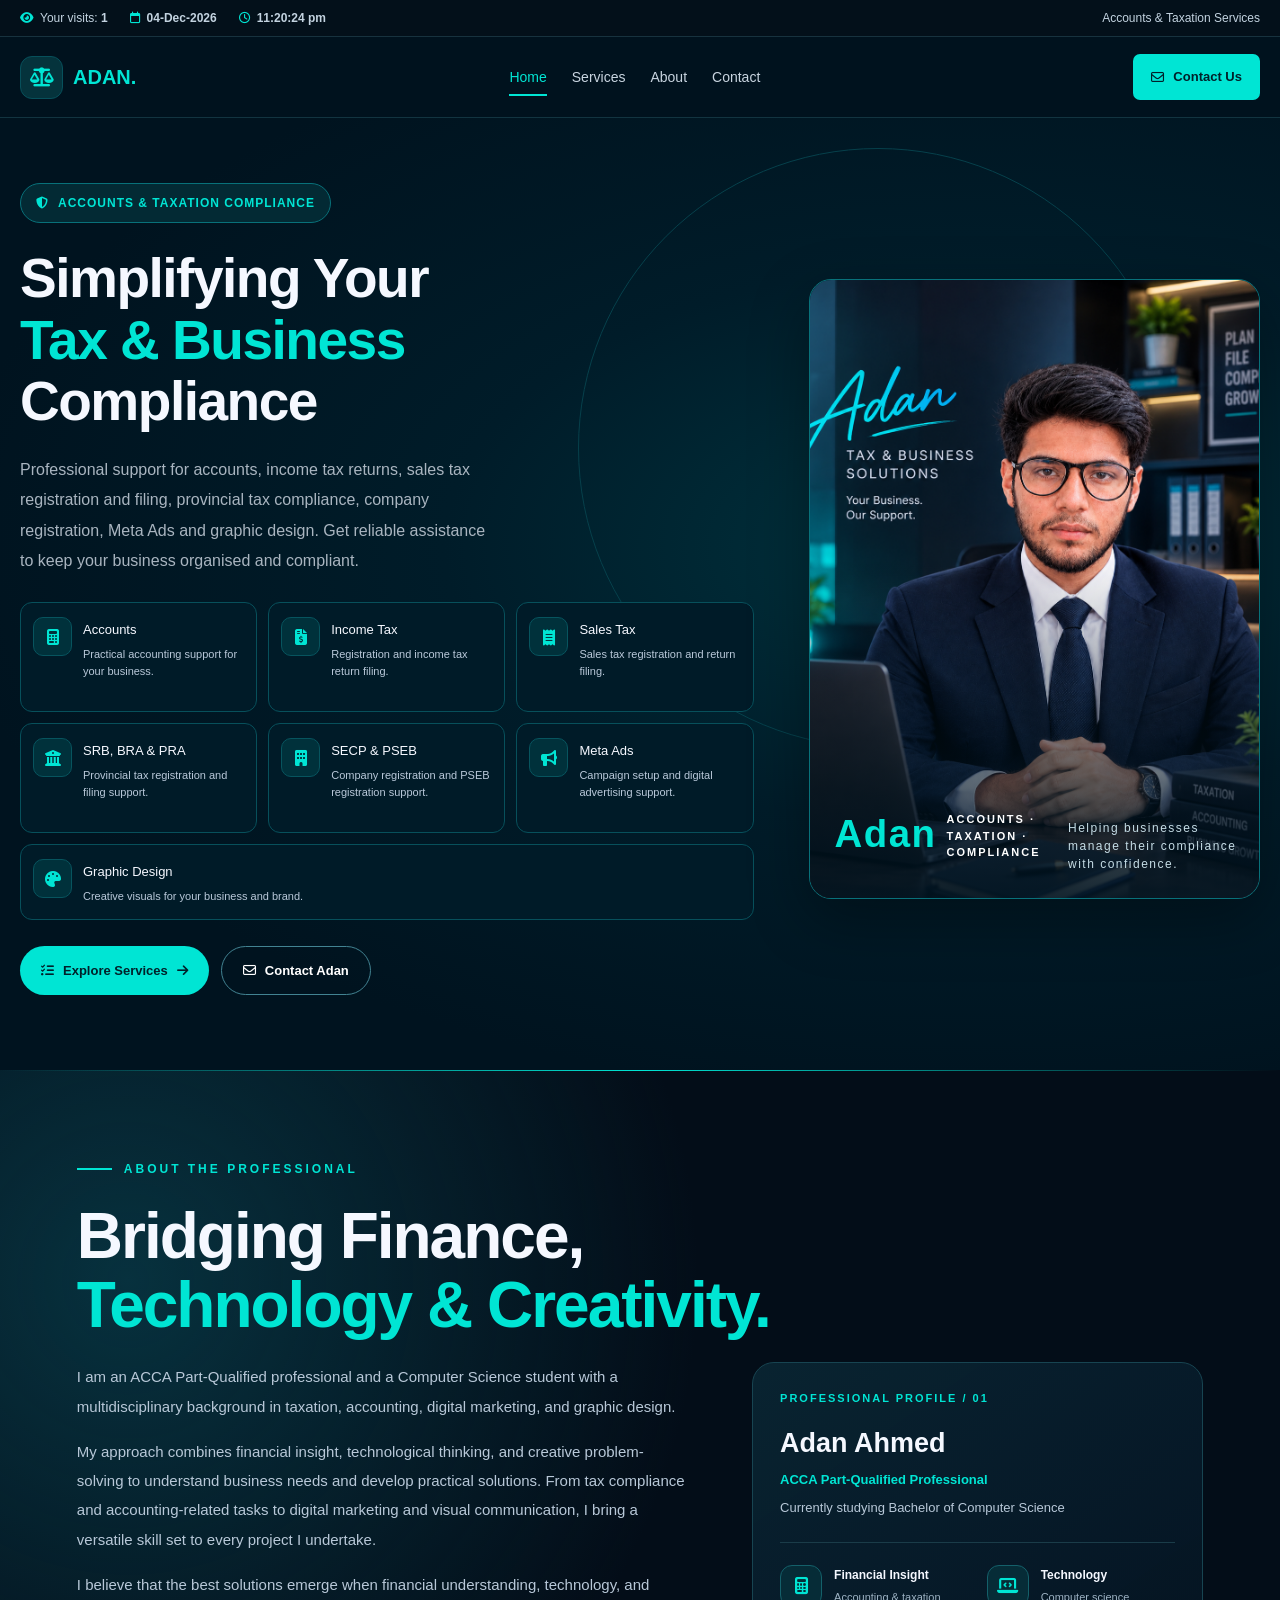
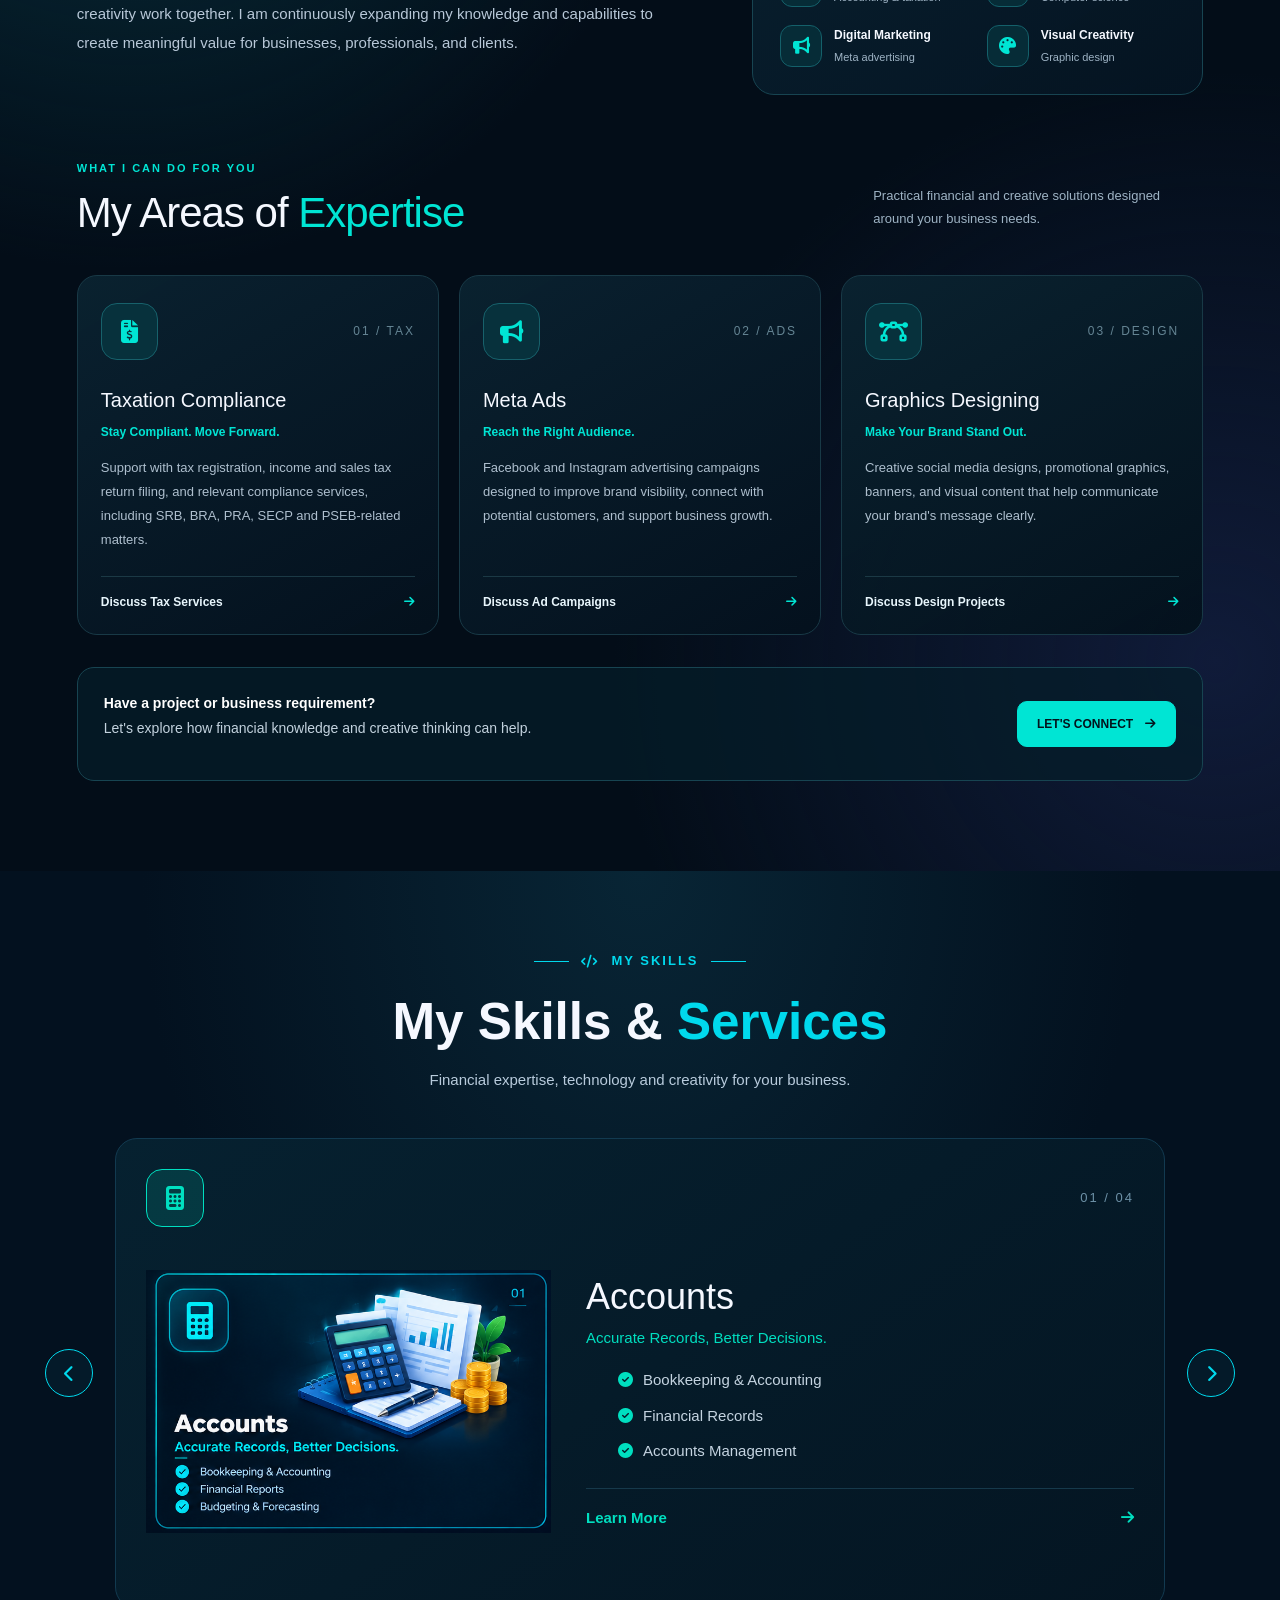
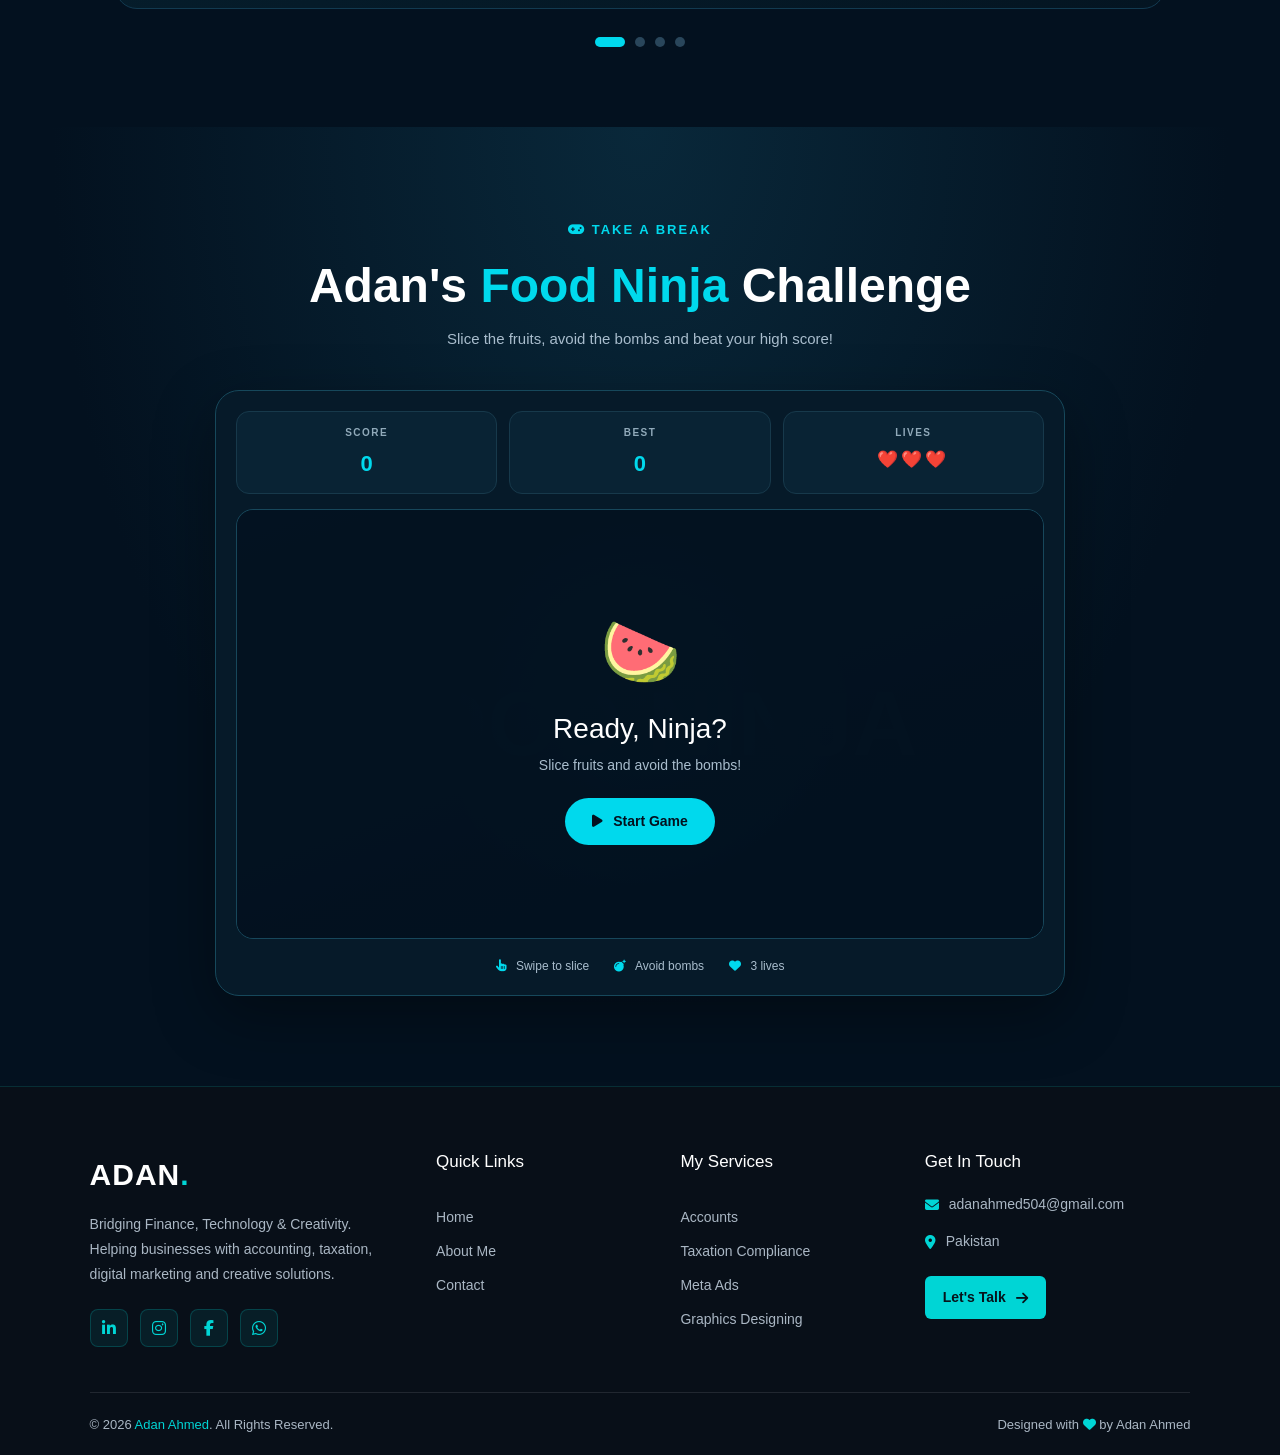
<file: index.html>
<!DOCTYPE html>
<html lang="en">
<head>
    <meta charset="UTF-8">
    <meta name="viewport" content="width=device-width, initial-scale=1.0">
    <title>Adan Ahmed | Accounts, Taxation & Digital Services</title>
    <link rel="stylesheet" href="https://cdnjs.cloudflare.com/ajax/libs/font-awesome/6.5.2/css/all.min.css">
    <link href="https://cdn.jsdelivr.net/npm/bootstrap@5.3.3/dist/css/bootstrap.min.css" rel="stylesheet">
    <link rel="stylesheet" href="style.css">
</head>
<body>

<!-- Visitor count and date/time -->
<div class="topbar">
    <div class="container-custom topbar-inner">
        <div class="topbar-info">
            <span><i class="fa-solid fa-eye"></i>Your visits: <b id="visitors">0</b></span>
            <span><i class="fa-regular fa-calendar"></i><b id="currentDate">Loading...</b></span>
            <span><i class="fa-regular fa-clock"></i><b id="clock">Loading...</b></span>
        </div>
        <span>Accounts & Taxation Services</span>
    </div>
</div>


<!-- Navbar -->
<nav class="navbar">
    <div class="container-custom nav-inner">
        <a href="index.html" class="logo">
            <span class="logo-icon"><i class="fa-solid fa-scale-balanced"></i></span>
            <span>ADAN<span>.</span></span>
        </a>

        <button class="menu-btn" id="menuBtn" aria-label="Toggle navigation" aria-expanded="false">
            <i class="fa-solid fa-bars"></i>
        </button>

        <div class="nav-links" id="navLinks">
            <a href="index.html" class="active" aria-current="page">Home</a>
            <a href="services.html">Services</a>
            <a href="about.html">About</a>
            <a href="contact.html">Contact</a>
        </div>

        <a href="contact.html" class="nav-contact">
            <i class="fa-regular fa-envelope"></i> Contact Us
        </a>
    </div>
</nav>

<!-- Hero -->
<section class="hero" id="home">
    <div class="container-custom">
        <div class="hero-grid">

            <div class="hero-content">
                <div class="hero-badge">
                    <i class="fa-solid fa-shield-halved"></i>
                    ACCOUNTS & TAXATION COMPLIANCE
                </div>

                <h1>
                    Simplifying Your<br>
                    <span>Tax & Business</span><br>
                    Compliance
                </h1>

                <p class="hero-description">
                    Professional support for accounts, income tax returns,
                    sales tax registration and filing, provincial tax compliance,
                    company registration, Meta Ads and graphic design.
                    Get reliable assistance to keep your business organised
                    and compliant.
                </p>

                <div class="services-grid" id="hero-services">

                    <div class="service-card">
                        <div class="service-icon"><i class="fa-solid fa-calculator"></i></div>
                        <div>
                            <h3>Accounts</h3>
                            <p>Practical accounting support for your business.</p>
                        </div>
                    </div>

                    <div class="service-card">
                        <div class="service-icon"><i class="fa-solid fa-file-invoice-dollar"></i></div>
                        <div>
                            <h3>Income Tax</h3>
                            <p>Registration and income tax return filing.</p>
                        </div>
                    </div>

                    <div class="service-card">
                        <div class="service-icon"><i class="fa-solid fa-receipt"></i></div>
                        <div>
                            <h3>Sales Tax</h3>
                            <p>Sales tax registration and return filing.</p>
                        </div>
                    </div>

                    <div class="service-card">
                        <div class="service-icon"><i class="fa-solid fa-building-columns"></i></div>
                        <div>
                            <h3>SRB, BRA & PRA</h3>
                            <p>Provincial tax registration and filing support.</p>
                        </div>
                    </div>

                    <div class="service-card">
                        <div class="service-icon"><i class="fa-solid fa-building"></i></div>
                        <div>
                            <h3>SECP & PSEB</h3>
                            <p>Company registration and PSEB registration support.</p>
                        </div>
                    </div>

                    <div class="service-card">
                        <div class="service-icon"><i class="fa-solid fa-bullhorn"></i></div>
                        <div>
                            <h3>Meta Ads</h3>
                            <p>Campaign setup and digital advertising support.</p>
                        </div>
                    </div>

                    <div class="service-card">
                        <div class="service-icon"><i class="fa-solid fa-palette"></i></div>
                        <div>
                            <h3>Graphic Design</h3>
                            <p>Creative visuals for your business and brand.</p>
                        </div>
                    </div>

                </div>

                <div class="hero-buttons">
                    <a href="#services" class="hero-btn primary-btn">
                        <i class="fa-solid fa-list-check"></i>
                        Explore Services
                        <i class="fa-solid fa-arrow-right"></i>
                    </a>

                    <a href="contact.html" class="hero-btn secondary-btn">
                        <i class="fa-regular fa-envelope"></i>
                        Contact Adan
                    </a>
                </div>
            </div>

            <div class="hero-visual">
                <div class="hero-image-frame">
                    <img src="images/Adan Tax & Business Solutions.png" alt="Adan - Accounts and Taxation Consultant">
                    <div class="image-caption">
                        <h2>Adan</h2>
                        <p>ACCOUNTS · TAXATION · COMPLIANCE</p>
                        <span>Helping businesses manage their compliance with confidence.</span>
                    </div>
                </div>
            </div>

        </div>
    </div>
</section>

<section class="adan-section" id="about">
<div class="adan-wrap">

<div class="adan-topline">ABOUT THE PROFESSIONAL</div>

<h2 class="adan-heading">
Bridging Finance,<br>
<span>Technology & Creativity.</span>
</h2>

<div class="adan-intro">

<div class="adan-bio">
<p>I am an ACCA Part-Qualified professional and a Computer Science student with a multidisciplinary background in taxation, accounting, digital marketing, and graphic design.</p>

<p>My approach combines financial insight, technological thinking, and creative problem-solving to understand business needs and develop practical solutions. From tax compliance and accounting-related tasks to digital marketing and visual communication, I bring a versatile skill set to every project I undertake.</p>

<p>I believe that the best solutions emerge when financial understanding, technology, and creativity work together. I am continuously expanding my knowledge and capabilities to create meaningful value for businesses, professionals, and clients.</p>
</div>

<div class="adan-profile">
<div class="adan-profile-label">PROFESSIONAL PROFILE / 01</div>
<h3 class="adan-name">Adan Ahmed</h3>
<div class="adan-role">ACCA Part-Qualified Professional</div>
<p class="adan-study">Currently studying Bachelor of Computer Science</p>
<div class="adan-divider"></div>

<div class="adan-facts">
<div class="adan-fact">
<div class="adan-fact-icon"><i class="fas fa-calculator"></i></div>
<div><strong>Financial Insight</strong><small>Accounting & taxation</small></div>
</div>

<div class="adan-fact">
<div class="adan-fact-icon"><i class="fas fa-laptop-code"></i></div>
<div><strong>Technology</strong><small>Computer science</small></div>
</div>

<div class="adan-fact">
<div class="adan-fact-icon"><i class="fas fa-bullhorn"></i></div>
<div><strong>Digital Marketing</strong><small>Meta advertising</small></div>
</div>

<div class="adan-fact">
<div class="adan-fact-icon"><i class="fas fa-palette"></i></div>
<div><strong>Visual Creativity</strong><small>Graphic design</small></div>
</div>
</div>
</div>

</div>

<div class="adan-services-heading">
<div>
<div class="adan-small-title">WHAT I CAN DO FOR YOU</div>
<h3>My Areas of <span>Expertise</span></h3>
</div>
<p>Practical financial and creative solutions designed around your business needs.</p>
</div>

<div class="adan-cards">

<article class="adan-card">
<div class="adan-card-top">
<div class="adan-card-icon"><i class="fas fa-file-invoice-dollar"></i></div>
<span class="adan-card-number">01 / TAX</span>
</div>
<h4>Taxation Compliance</h4>
<div class="adan-card-subtitle">Stay Compliant. Move Forward.</div>
<p>Support with tax registration, income and sales tax return filing, and relevant compliance services, including SRB, BRA, PRA, SECP and PSEB-related matters.</p>
<a href="contact.html" class="adan-card-link">Discuss Tax Services <i class="fas fa-arrow-right"></i></a>
</article>

<article class="adan-card">
<div class="adan-card-top">
<div class="adan-card-icon"><i class="fas fa-bullhorn"></i></div>
<span class="adan-card-number">02 / ADS</span>
</div>
<h4>Meta Ads</h4>
<div class="adan-card-subtitle">Reach the Right Audience.</div>
<p>Facebook and Instagram advertising campaigns designed to improve brand visibility, connect with potential customers, and support business growth.</p>
<a href="contact.html" class="adan-card-link">Discuss Ad Campaigns <i class="fas fa-arrow-right"></i></a>
</article>

<article class="adan-card">
<div class="adan-card-top">
<div class="adan-card-icon"><i class="fas fa-bezier-curve"></i></div>
<span class="adan-card-number">03 / DESIGN</span>
</div>
<h4>Graphics Designing</h4>
<div class="adan-card-subtitle">Make Your Brand Stand Out.</div>
<p>Creative social media designs, promotional graphics, banners, and visual content that help communicate your brand's message clearly.</p>
<a href="contact.html" class="adan-card-link">Discuss Design Projects <i class="fas fa-arrow-right"></i></a>
</article>

</div>

<div class="adan-bottom">
<p><strong>Have a project or business requirement?</strong><br>Let's explore how financial knowledge and creative thinking can help.</p>
<a href="contact.html">LET'S CONNECT <i class="fas fa-arrow-right"></i></a>
</div>

</div>
</section>

<!-- my skills  -->
<section class="skills-section" id="services">
  <div class="skills-container">

    <div class="skills-heading">
      <div class="skills-label">
        <span></span>
        <i class="fas fa-code"></i>
        MY SKILLS
        <span></span>
      </div>

      <h2>My Skills & <span>Services</span></h2>
      <p>Financial expertise, technology and creativity for your business.</p>
    </div>

    <div class="skills-slider">

      <button class="slider-arrow slider-prev" id="prevSkill" aria-label="Previous service">
        <i class="fas fa-chevron-left"></i>
      </button>

      <div class="skills-track" id="skillsTrack">

        <article class="skill-card accounts-card">
          <div class="skill-card-top">
            <span class="skill-icon"><i class="fas fa-calculator"></i></span>
            <span class="skill-number">01 / 04</span>
          </div>

          <div class="skill-content">
            <div class="skill-image">
              <img src="images/accounts.png" alt="Accounts illustration">
            </div>

            <div class="skill-details">
              <h3>Accounts</h3>
              <h4>Accurate Records, Better Decisions.</h4>

              <ul>
                <li><i class="fas fa-circle-check"></i> Bookkeeping & Accounting</li>
                <li><i class="fas fa-circle-check"></i> Financial Records</li>
                <li><i class="fas fa-circle-check"></i> Accounts Management</li>
              </ul>

              <a href="contact.html" class="skill-link">
                Learn More <i class="fas fa-arrow-right"></i>
              </a>
            </div>
          </div>
        </article>

        <article class="skill-card taxation-card">
          <div class="skill-card-top">
            <span class="skill-icon"><i class="fas fa-file-invoice-dollar"></i></span>
            <span class="skill-number">02 / 04</span>
          </div>

          <div class="skill-content">
            <div class="skill-image">
              <img src="images/taxation.png" alt="Taxation compliance illustration">
            </div>

            <div class="skill-details">
              <h3>Taxation Compliance</h3>
              <h4>Stay Compliant, Stay Ahead.</h4>

              <ul>
                <li><i class="fas fa-circle-check"></i> Income Tax Registration & Returns</li>
                <li><i class="fas fa-circle-check"></i> Sales Tax Registration & Returns</li>
                <li><i class="fas fa-circle-check"></i> SRB, BRA & PRA Registration & Returns</li>
                <li><i class="fas fa-circle-check"></i> SECP Company Registration</li>
                <li><i class="fas fa-circle-check"></i> PSEB Registration</li>
              </ul>

              <a href="contact.html" class="skill-link">
                Learn More <i class="fas fa-arrow-right"></i>
              </a>
            </div>
          </div>
        </article>

        <article class="skill-card ads-card">
          <div class="skill-card-top">
            <span class="skill-icon"><i class="fas fa-bullhorn"></i></span>
            <span class="skill-number">03 / 04</span>
          </div>

          <div class="skill-content">
            <div class="skill-image">
              <img src="images/meta-ads.png" alt="Meta Ads illustration">
            </div>

            <div class="skill-details">
              <h3>Meta Ads</h3>
              <h4>More Reach, More Customers.</h4>

              <ul>
                <li><i class="fas fa-circle-check"></i> Facebook & Instagram Ads</li>
                <li><i class="fas fa-circle-check"></i> Campaign Setup & Management</li>
                <li><i class="fas fa-circle-check"></i> Audience Targeting</li>
                <li><i class="fas fa-circle-check"></i> Performance Tracking</li>
              </ul>

              <a href="contact.html" class="skill-link">
                Learn More <i class="fas fa-arrow-right"></i>
              </a>
            </div>
          </div>
        </article>

        <article class="skill-card design-card">
          <div class="skill-card-top">
            <span class="skill-icon"><i class="fas fa-palette"></i></span>
            <span class="skill-number">04 / 04</span>
          </div>

          <div class="skill-content">
            <div class="skill-image">
              <img src="images/graphic-design.png" alt="Graphic design illustration">
            </div>

            <div class="skill-details">
              <h3>Graphics Designing</h3>
              <h4>Creative Designs, Stronger Brands.</h4>

              <ul>
                <li><i class="fas fa-circle-check"></i> Social Media Posts</li>
                <li><i class="fas fa-circle-check"></i> Promotional Banners</li>
                <li><i class="fas fa-circle-check"></i> Branding & Visual Identity</li>
                <li><i class="fas fa-circle-check"></i> Digital Designs</li>
              </ul>

              <a href="contact.html" class="skill-link">
                Learn More <i class="fas fa-arrow-right"></i>
              </a>
            </div>
          </div>
        </article>

      </div>

      <button class="slider-arrow slider-next" id="nextSkill" aria-label="Next service">
        <i class="fas fa-chevron-right"></i>
      </button>
    </div>

    <div class="skills-pagination" id="skillsPagination">
      <button class="pagination-dot active" aria-label="Accounts"></button>
      <button class="pagination-dot" aria-label="Taxation Compliance"></button>
      <button class="pagination-dot" aria-label="Meta Ads"></button>
      <button class="pagination-dot" aria-label="Graphics Designing"></button>
    </div>

  </div>
</section>
<!-- end -->

<!-- game -->
 
<section class="food-ninja-section" id="food-game">
  <div class="food-game-container">

    <div class="game-heading">
      <span class="game-eyebrow"><i class="fas fa-gamepad"></i> TAKE A BREAK</span>
      <h2>Adan's <span>Food Ninja</span> Challenge</h2>
      <p>Slice the fruits, avoid the bombs and beat your high score!</p>
    </div>

    <div class="game-box">

      <div class="game-topbar">
        <div class="game-stat">
          <span>SCORE</span>
          <strong id="gameScore">0</strong>
        </div>

        <div class="game-stat">
          <span>BEST</span>
          <strong id="gameBest">0</strong>
        </div>

        <div class="game-stat">
          <span>LIVES</span>
          <strong id="gameLives">❤️❤️❤️</strong>
        </div>
      </div>

      <div class="game-arena" id="gameArena">
        <div class="game-start-screen" id="gameStartScreen">
          <div class="start-emoji">🍉</div>
          <h3>Ready, Ninja?</h3>
          <p>Slice fruits and avoid the bombs!</p>
          <button id="startGame" class="game-button">
            <i class="fas fa-play"></i> Start Game
          </button>
        </div>

        <div class="game-over-screen" id="gameOverScreen">
          <div class="game-over-emoji">💥</div>
          <h3>Game Over!</h3>
          <p>Your Score: <strong id="finalScore">0</strong></p>
          <button id="restartGame" class="game-button">
            <i class="fas fa-rotate-right"></i> Play Again
          </button>
        </div>

        <div class="game-message" id="gameMessage">
          Slice the fruits!
        </div>
      </div>

      <div class="game-bottom">
        <span><i class="fas fa-hand-pointer"></i> Swipe to slice</span>
        <span><i class="fas fa-bomb"></i> Avoid bombs</span>
        <span><i class="fas fa-heart"></i> 3 lives</span>
      </div>

    </div>

  </div>
</section>

 <!-- end -->

  
<!-- footer -->
<footer class="site-footer">
  <div class="footer-container">

    <div class="footer-top">
      <div class="footer-about">
        <a href="index.html" class="footer-logo">ADAN<span>.</span></a>
        <p>
          Bridging Finance, Technology & Creativity.
          Helping businesses with accounting, taxation,
          digital marketing and creative solutions.
        </p>

        <div class="footer-socials">
          <a href="#" aria-label="LinkedIn"><i class="fab fa-linkedin-in"></i></a>
          <a href="#" aria-label="Instagram"><i class="fab fa-instagram"></i></a>
          <a href="#" aria-label="Facebook"><i class="fab fa-facebook-f"></i></a>
          <a href="https://wa.me/923113033068" target="_blank" rel="noopener" aria-label="WhatsApp"><i class="fab fa-whatsapp"></i></a>
        </div>
      </div>

      <div class="footer-links">
        <h3>Quick Links</h3>
        <a href="index.html">Home</a>
        <a href="about.html">About Me</a>
        <a href="contact.html">Contact</a>
      </div>

      <div class="footer-links">
        <h3>My Services</h3>
        <a href="services.html">Accounts</a>
        <a href="services.html">Taxation Compliance</a>
        <a href="services.html">Meta Ads</a>
        <a href="services.html">Graphics Designing</a>
      </div>

      <div class="footer-contact">
        <h3>Get In Touch</h3>
        <p><i class="fas fa-envelope"></i> <a href="mailto:adanahmed504@gmail.com">adanahmed504@gmail.com</a></p>
        <p><i class="fas fa-map-marker-alt"></i> Pakistan</p>
        <a href="contact.html" class="footer-contact-btn">
          Let's Talk <i class="fas fa-arrow-right"></i>
        </a>
      </div>
    </div>

    <div class="footer-bottom">
      <p>© 2026 <span>Adan Ahmed</span>. All Rights Reserved.</p>
      <p>Designed with <i class="fas fa-heart"></i> by Adan Ahmed</p>
    </div>

  </div>
</footer>
<!-- end -->


<script src="https://cdn.jsdelivr.net/npm/bootstrap@5.3.3/dist/js/bootstrap.bundle.min.js"></script>
<script src="script.js" defer></script>
</body>
</html>
</file>
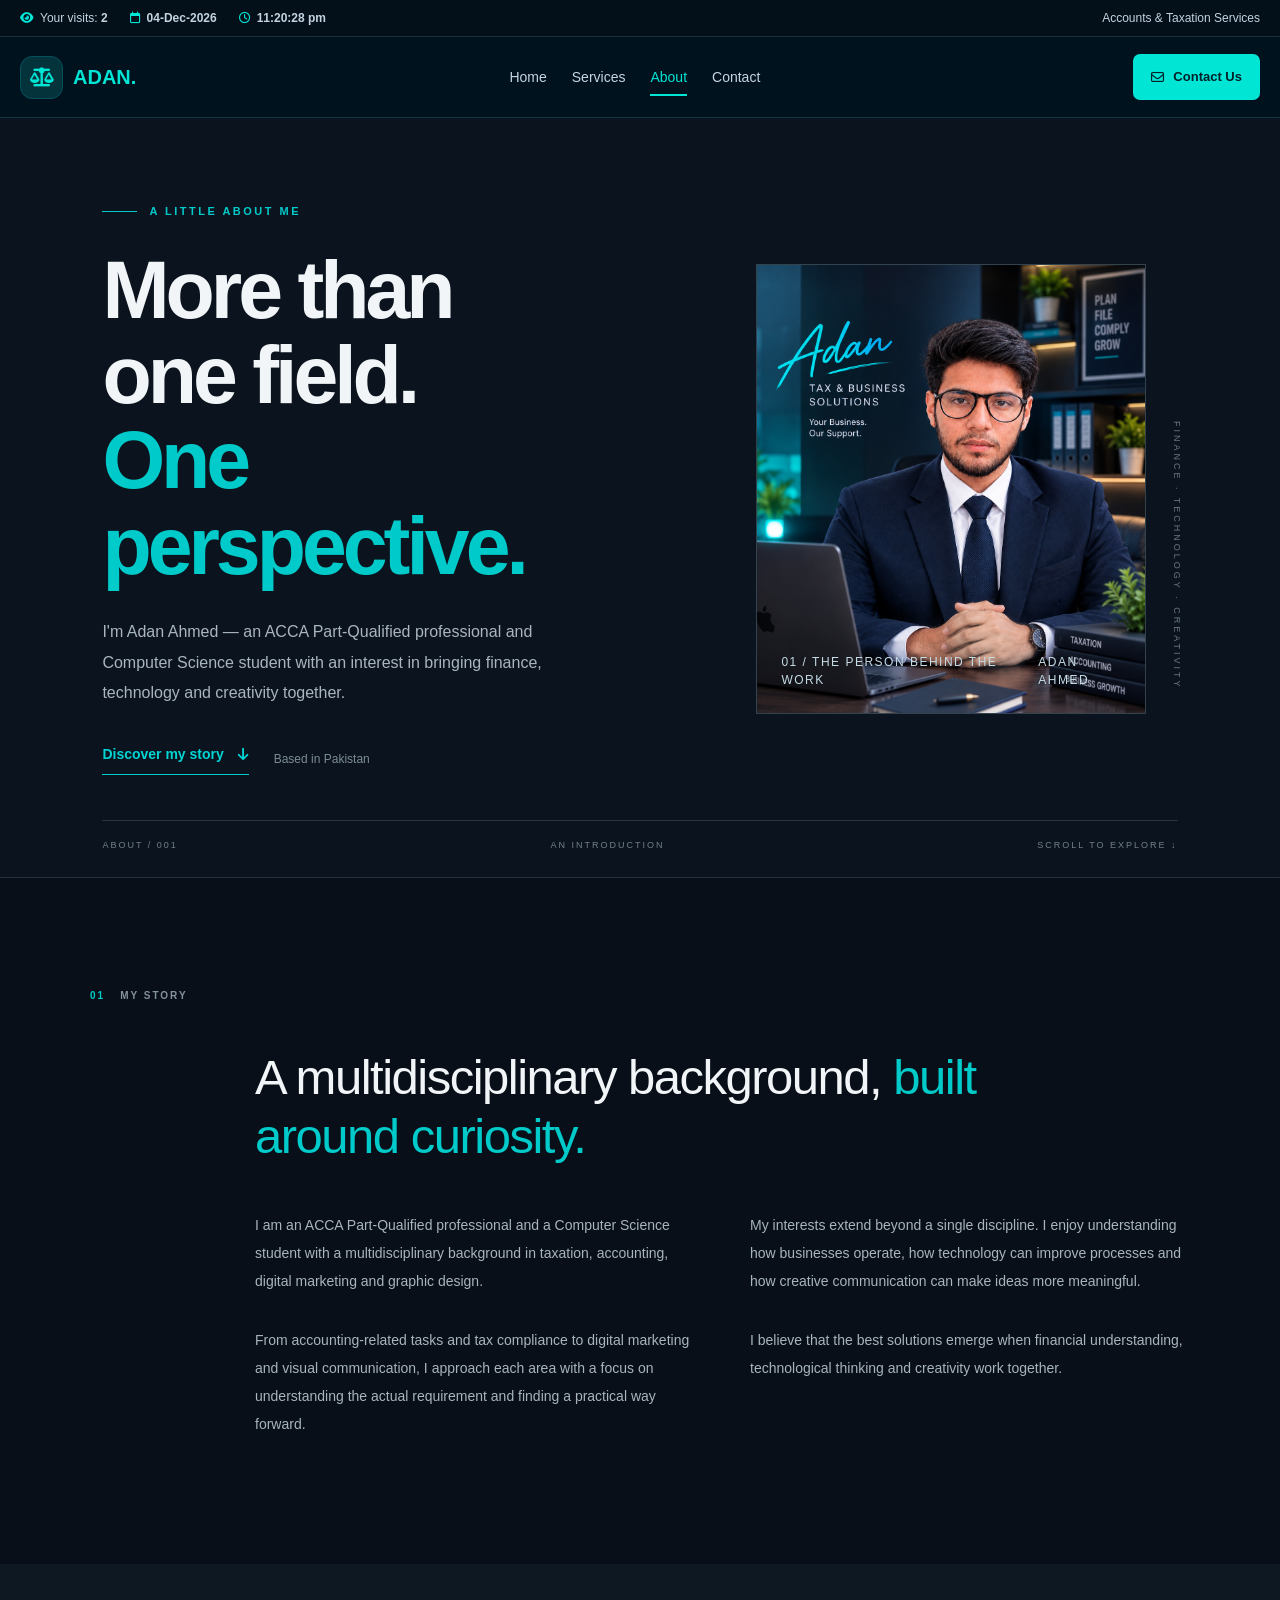
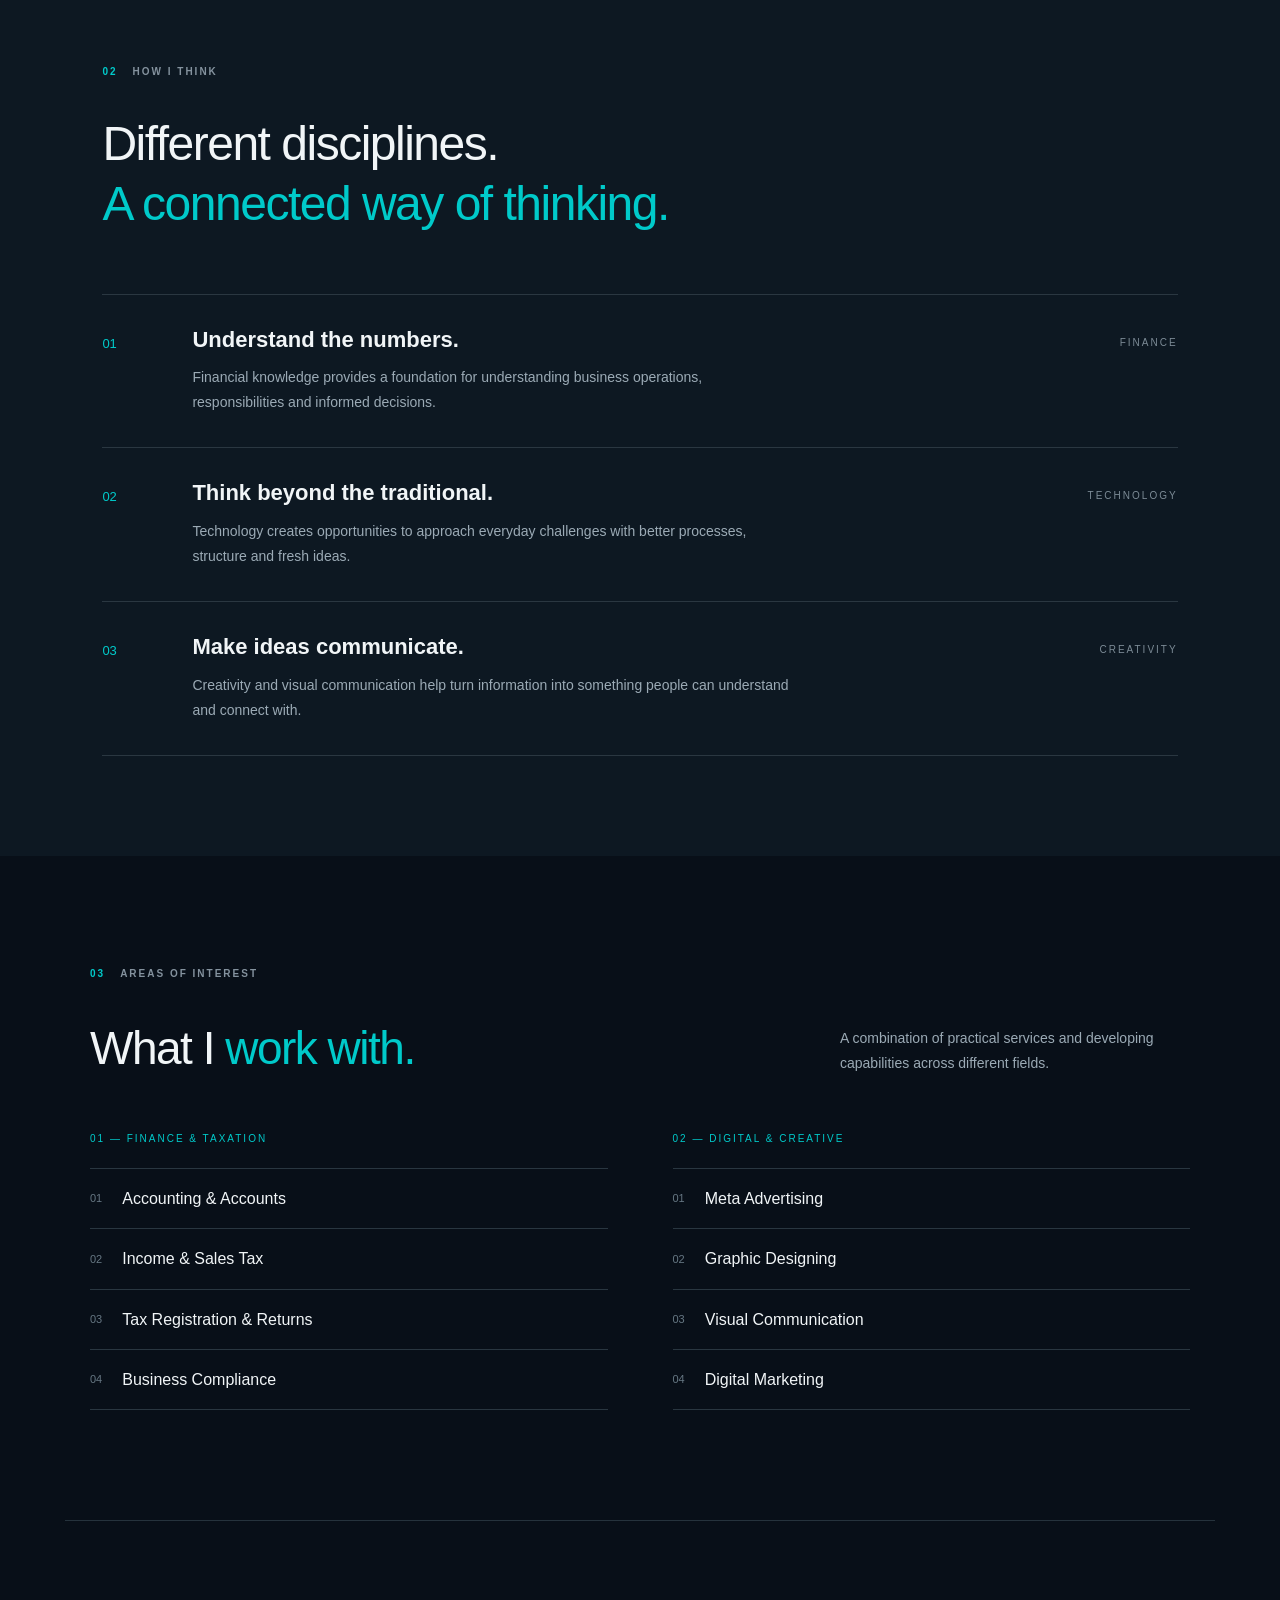
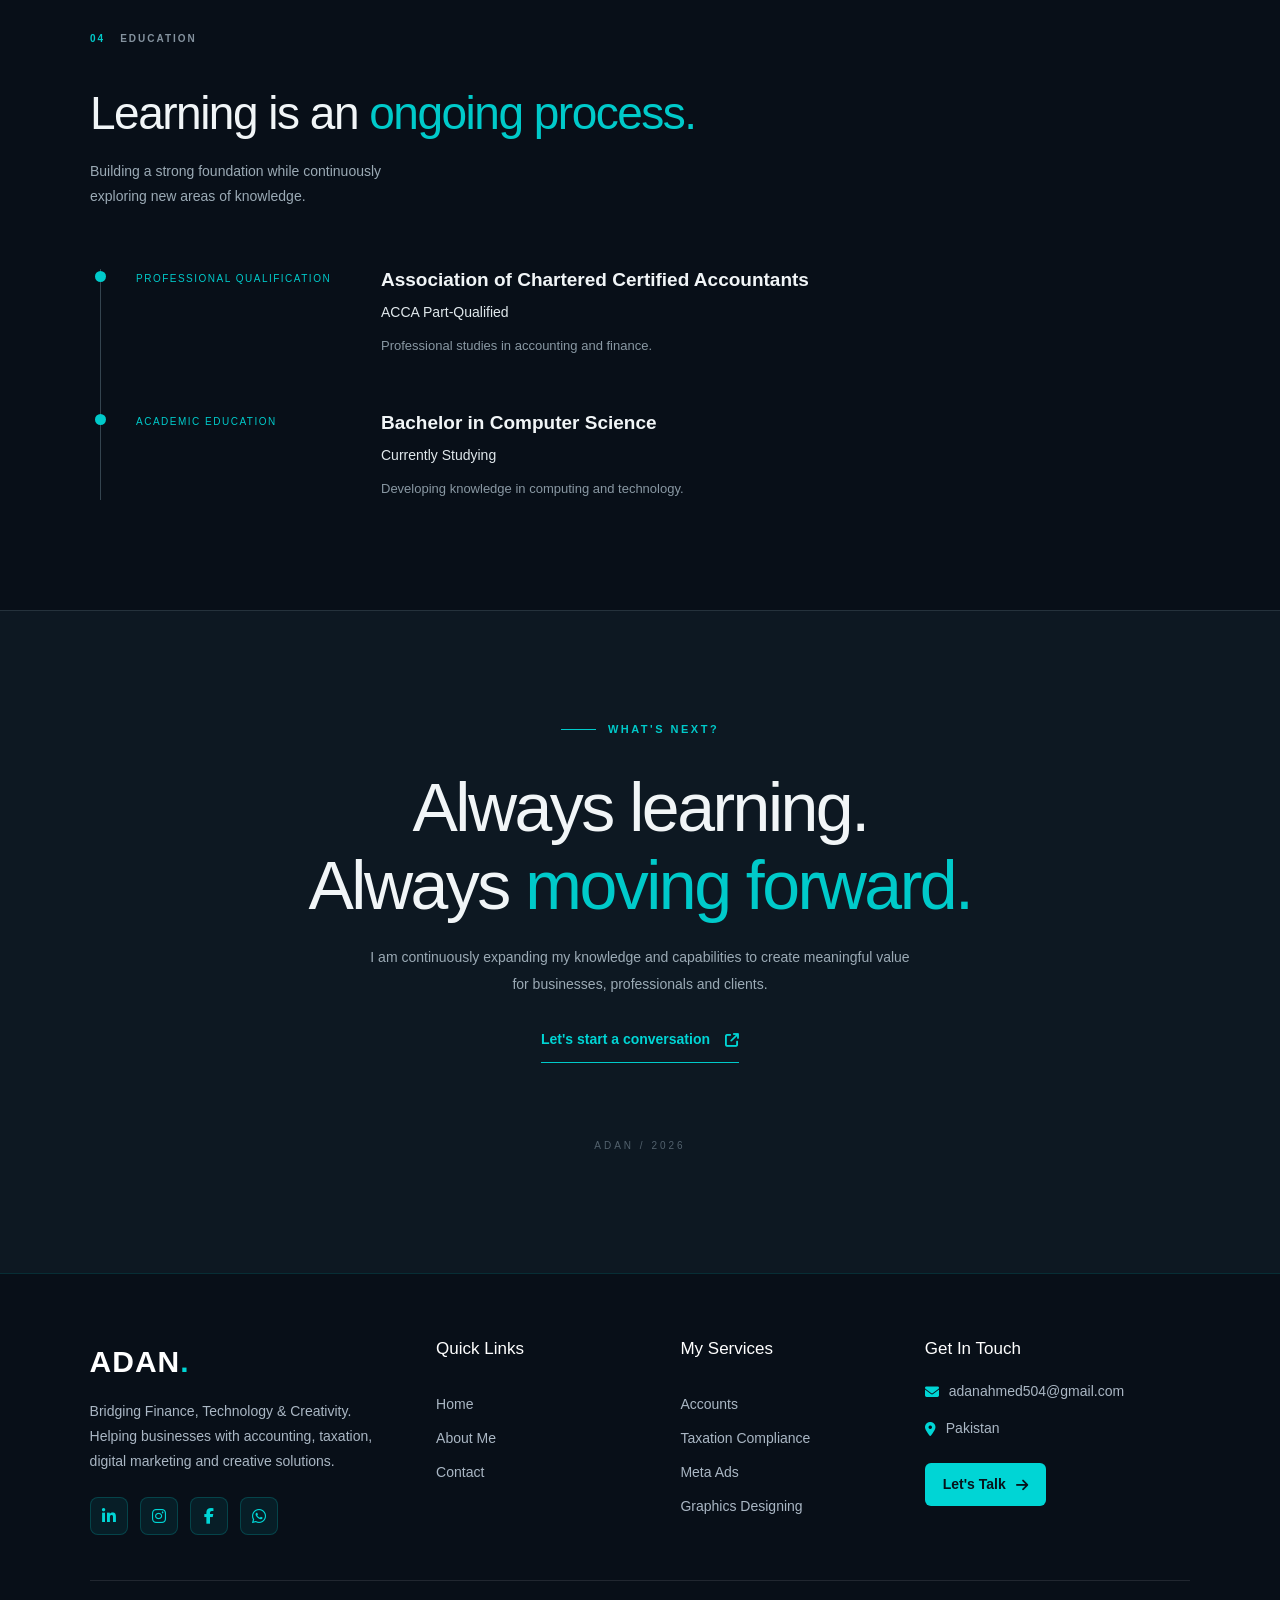
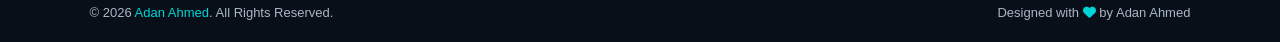
<file: about.html>
<!DOCTYPE html>
<html lang="en">
<head>
    <meta charset="UTF-8">
    <meta name="viewport" content="width=device-width, initial-scale=1.0">
    <title>About | Adan Ahmed</title>
    <link rel="stylesheet" href="https://cdnjs.cloudflare.com/ajax/libs/font-awesome/6.5.2/css/all.min.css">
    <link href="https://cdn.jsdelivr.net/npm/bootstrap@5.3.3/dist/css/bootstrap.min.css" rel="stylesheet">
    <link rel="stylesheet" href="style.css">
</head>
<body>

<!-- Visitor count and date/time -->
<div class="topbar">
    <div class="container-custom topbar-inner">
        <div class="topbar-info">
            <span><i class="fa-solid fa-eye"></i>Your visits: <b id="visitors">0</b></span>
            <span><i class="fa-regular fa-calendar"></i><b id="currentDate">Loading...</b></span>
            <span><i class="fa-regular fa-clock"></i><b id="clock">Loading...</b></span>
        </div>
        <span>Accounts & Taxation Services</span>
    </div>
</div>


<!-- Navbar -->
<nav class="navbar">
    <div class="container-custom nav-inner">
        <a href="index.html" class="logo">
            <span class="logo-icon"><i class="fa-solid fa-scale-balanced"></i></span>
            <span>ADAN<span>.</span></span>
        </a>

        <button class="menu-btn" id="menuBtn" aria-label="Toggle navigation" aria-expanded="false">
            <i class="fa-solid fa-bars"></i>
        </button>

        <div class="nav-links" id="navLinks">
            <a href="index.html">Home</a>
            <a href="services.html">Services</a>
            <a href="about.html" class="active" aria-current="page">About</a>
            <a href="contact.html">Contact</a>
        </div>

        <a href="contact.html" class="nav-contact">
            <i class="fa-regular fa-envelope"></i> Contact Us
        </a>
    </div>
</nav>



  <main class="about-page">

    <!-- HERO -->
    <section class="about-hero">
      <div class="about-hero-inner">

        <div class="hero-left">
          <span class="eyebrow">
            <span class="eyebrow-line"></span>
            A LITTLE ABOUT ME
          </span>

          <h1>
            More than<br>
            one field.<br>
            <span>One perspective.</span>
          </h1>

          <p class="hero-description">
            I'm Adan Ahmed — an ACCA Part-Qualified professional
            and Computer Science student with an interest in
            bringing finance, technology and creativity together.
          </p>

          <div class="hero-links">
            <a href="#my-story" class="primary-link">
              Discover my story <i class="fas fa-arrow-down"></i>
            </a>
            <span>Based in Pakistan</span>
          </div>
        </div>

        <div class="hero-right">
          <div class="profile-image">
            <img src="images/Adan Tax & Business Solutions.png" alt="Adan Ahmed">
          </div>

          <div class="image-caption">
            <span>01 / THE PERSON BEHIND THE WORK</span>
            <span>ADAN AHMED</span>
          </div>

          <div class="vertical-text">FINANCE · TECHNOLOGY · CREATIVITY</div>
        </div>

      </div>

      <div class="hero-bottom">
        <span>ABOUT / 001</span>
        <span>AN INTRODUCTION</span>
        <span>SCROLL TO EXPLORE ↓</span>
      </div>
    </section>


    <!-- INTRODUCTION -->
    <section class="story-section" id="my-story">

      <div class="section-index">
        <span>01</span>
        <span>MY STORY</span>
      </div>

      <div class="story-content">
        <h2>
          A multidisciplinary background,
          <span>built around curiosity.</span>
        </h2>

        <div class="story-columns">
          <p>
            I am an ACCA Part-Qualified professional and a Computer
            Science student with a multidisciplinary background in
            taxation, accounting, digital marketing and graphic design.
          </p>

          <p>
            My interests extend beyond a single discipline. I enjoy
            understanding how businesses operate, how technology can
            improve processes and how creative communication can
            make ideas more meaningful.
          </p>

          <p>
            From accounting-related tasks and tax compliance to
            digital marketing and visual communication, I approach
            each area with a focus on understanding the actual
            requirement and finding a practical way forward.
          </p>

          <p>
            I believe that the best solutions emerge when financial
            understanding, technological thinking and creativity
            work together.
          </p>
        </div>
      </div>

    </section>


    <!-- UNIQUE PERSPECTIVE -->
    <section class="perspective-section">

      <div class="perspective-heading">
        <div class="section-index">
          <span>02</span>
          <span>HOW I THINK</span>
        </div>

        <h2>
          Different disciplines.<br>
          <span>A connected way of thinking.</span>
        </h2>
      </div>

      <div class="perspective-list">

        <div class="perspective-item">
          <span class="perspective-number">01</span>
          <div class="perspective-main">
            <h3>Understand the numbers.</h3>
            <p>
              Financial knowledge provides a foundation for
              understanding business operations, responsibilities
              and informed decisions.
            </p>
          </div>
          <span class="perspective-label">FINANCE</span>
        </div>

        <div class="perspective-item">
          <span class="perspective-number">02</span>
          <div class="perspective-main">
            <h3>Think beyond the traditional.</h3>
            <p>
              Technology creates opportunities to approach
              everyday challenges with better processes,
              structure and fresh ideas.
            </p>
          </div>
          <span class="perspective-label">TECHNOLOGY</span>
        </div>

        <div class="perspective-item">
          <span class="perspective-number">03</span>
          <div class="perspective-main">
            <h3>Make ideas communicate.</h3>
            <p>
              Creativity and visual communication help turn
              information into something people can understand
              and connect with.
            </p>
          </div>
          <span class="perspective-label">CREATIVITY</span>
        </div>

      </div>

    </section>


    <!-- EXPERTISE -->
    <section class="expertise-section">

      <div class="section-index">
        <span>03</span>
        <span>AREAS OF INTEREST</span>
      </div>

      <div class="expertise-heading">
        <h2>What I <span>work with.</span></h2>
        <p>
          A combination of practical services and developing
          capabilities across different fields.
        </p>
      </div>

      <div class="expertise-layout">

        <div class="expertise-column">
          <span class="expertise-small">01 — FINANCE & TAXATION</span>

          <div class="expertise-line">
            <span>01</span>
            <h3>Accounting & Accounts</h3>
          </div>

          <div class="expertise-line">
            <span>02</span>
            <h3>Income & Sales Tax</h3>
          </div>

          <div class="expertise-line">
            <span>03</span>
            <h3>Tax Registration & Returns</h3>
          </div>

          <div class="expertise-line">
            <span>04</span>
            <h3>Business Compliance</h3>
          </div>

        </div>

        <div class="expertise-column">
          <span class="expertise-small">02 — DIGITAL & CREATIVE</span>

          <div class="expertise-line">
            <span>01</span>
            <h3>Meta Advertising</h3>
          </div>

          <div class="expertise-line">
            <span>02</span>
            <h3>Graphic Designing</h3>
          </div>

          <div class="expertise-line">
            <span>03</span>
            <h3>Visual Communication</h3>
          </div>

          <div class="expertise-line">
            <span>04</span>
            <h3>Digital Marketing</h3>
          </div>

        </div>

      </div>

    </section>


    <!-- EDUCATION -->
    <section class="education-section">

      <div class="section-index">
        <span>04</span>
        <span>EDUCATION</span>
      </div>

      <div class="education-heading">
        <h2>Learning is an <span>ongoing process.</span></h2>
        <p>
          Building a strong foundation while continuously
          exploring new areas of knowledge.
        </p>
      </div>

      <div class="education-timeline">

        <div class="timeline-item">
          <div class="timeline-marker"></div>

          <div class="timeline-date">PROFESSIONAL QUALIFICATION</div>

          <div class="timeline-details">
            <h3>Association of Chartered Certified Accountants</h3>
            <p>ACCA Part-Qualified</p>
            <span>Professional studies in accounting and finance.</span>
          </div>
        </div>

        <div class="timeline-item">
          <div class="timeline-marker"></div>

          <div class="timeline-date">ACADEMIC EDUCATION</div>

          <div class="timeline-details">
            <h3>Bachelor in Computer Science</h3>
            <p>Currently Studying</p>
            <span>Developing knowledge in computing and technology.</span>
          </div>
        </div>

      </div>

    </section>


    <!-- CLOSING SECTION -->
    <section class="about-closing">

      <span class="eyebrow">
        <span class="eyebrow-line"></span>
        WHAT'S NEXT?
      </span>

      <h2>
        Always learning.<br>
        Always <span>moving forward.</span>
      </h2>

      <p>
        I am continuously expanding my knowledge and capabilities
        to create meaningful value for businesses, professionals
        and clients.
      </p>

      <a href="contact.html" class="closing-link">
        Let's start a conversation
        <i class="fas fa-arrow-up-right-from-square"></i>
      </a>

      <div class="closing-number">ADAN / 2026</div>

    </section>

  </main>


<!-- footer -->
<footer class="site-footer">
  <div class="footer-container">

    <div class="footer-top">
      <div class="footer-about">
        <a href="index.html" class="footer-logo">ADAN<span>.</span></a>
        <p>
          Bridging Finance, Technology & Creativity.
          Helping businesses with accounting, taxation,
          digital marketing and creative solutions.
        </p>

        <div class="footer-socials">
          <a href="#" aria-label="LinkedIn"><i class="fab fa-linkedin-in"></i></a>
          <a href="#" aria-label="Instagram"><i class="fab fa-instagram"></i></a>
          <a href="#" aria-label="Facebook"><i class="fab fa-facebook-f"></i></a>
          <a href="https://wa.me/923113033068" target="_blank" rel="noopener" aria-label="WhatsApp"><i class="fab fa-whatsapp"></i></a>
        </div>
      </div>

      <div class="footer-links">
        <h3>Quick Links</h3>
        <a href="index.html">Home</a>
        <a href="about.html">About Me</a>
        <a href="contact.html">Contact</a>
      </div>

      <div class="footer-links">
        <h3>My Services</h3>
        <a href="services.html">Accounts</a>
        <a href="services.html">Taxation Compliance</a>
        <a href="services.html">Meta Ads</a>
        <a href="services.html">Graphics Designing</a>
      </div>

      <div class="footer-contact">
        <h3>Get In Touch</h3>
        <p><i class="fas fa-envelope"></i> <a href="mailto:adanahmed504@gmail.com">adanahmed504@gmail.com</a></p>
        <p><i class="fas fa-map-marker-alt"></i> Pakistan</p>
        <a href="contact.html" class="footer-contact-btn">
          Let's Talk <i class="fas fa-arrow-right"></i>
        </a>
      </div>
    </div>

    <div class="footer-bottom">
      <p>© 2026 <span>Adan Ahmed</span>. All Rights Reserved.</p>
      <p>Designed with <i class="fas fa-heart"></i> by Adan Ahmed</p>
    </div>

  </div>
</footer>
<!-- end -->

<script src="https://cdn.jsdelivr.net/npm/bootstrap@5.3.3/dist/js/bootstrap.bundle.min.js"></script>
<script src="script.js" defer></script>
</body>
</html>
</file>
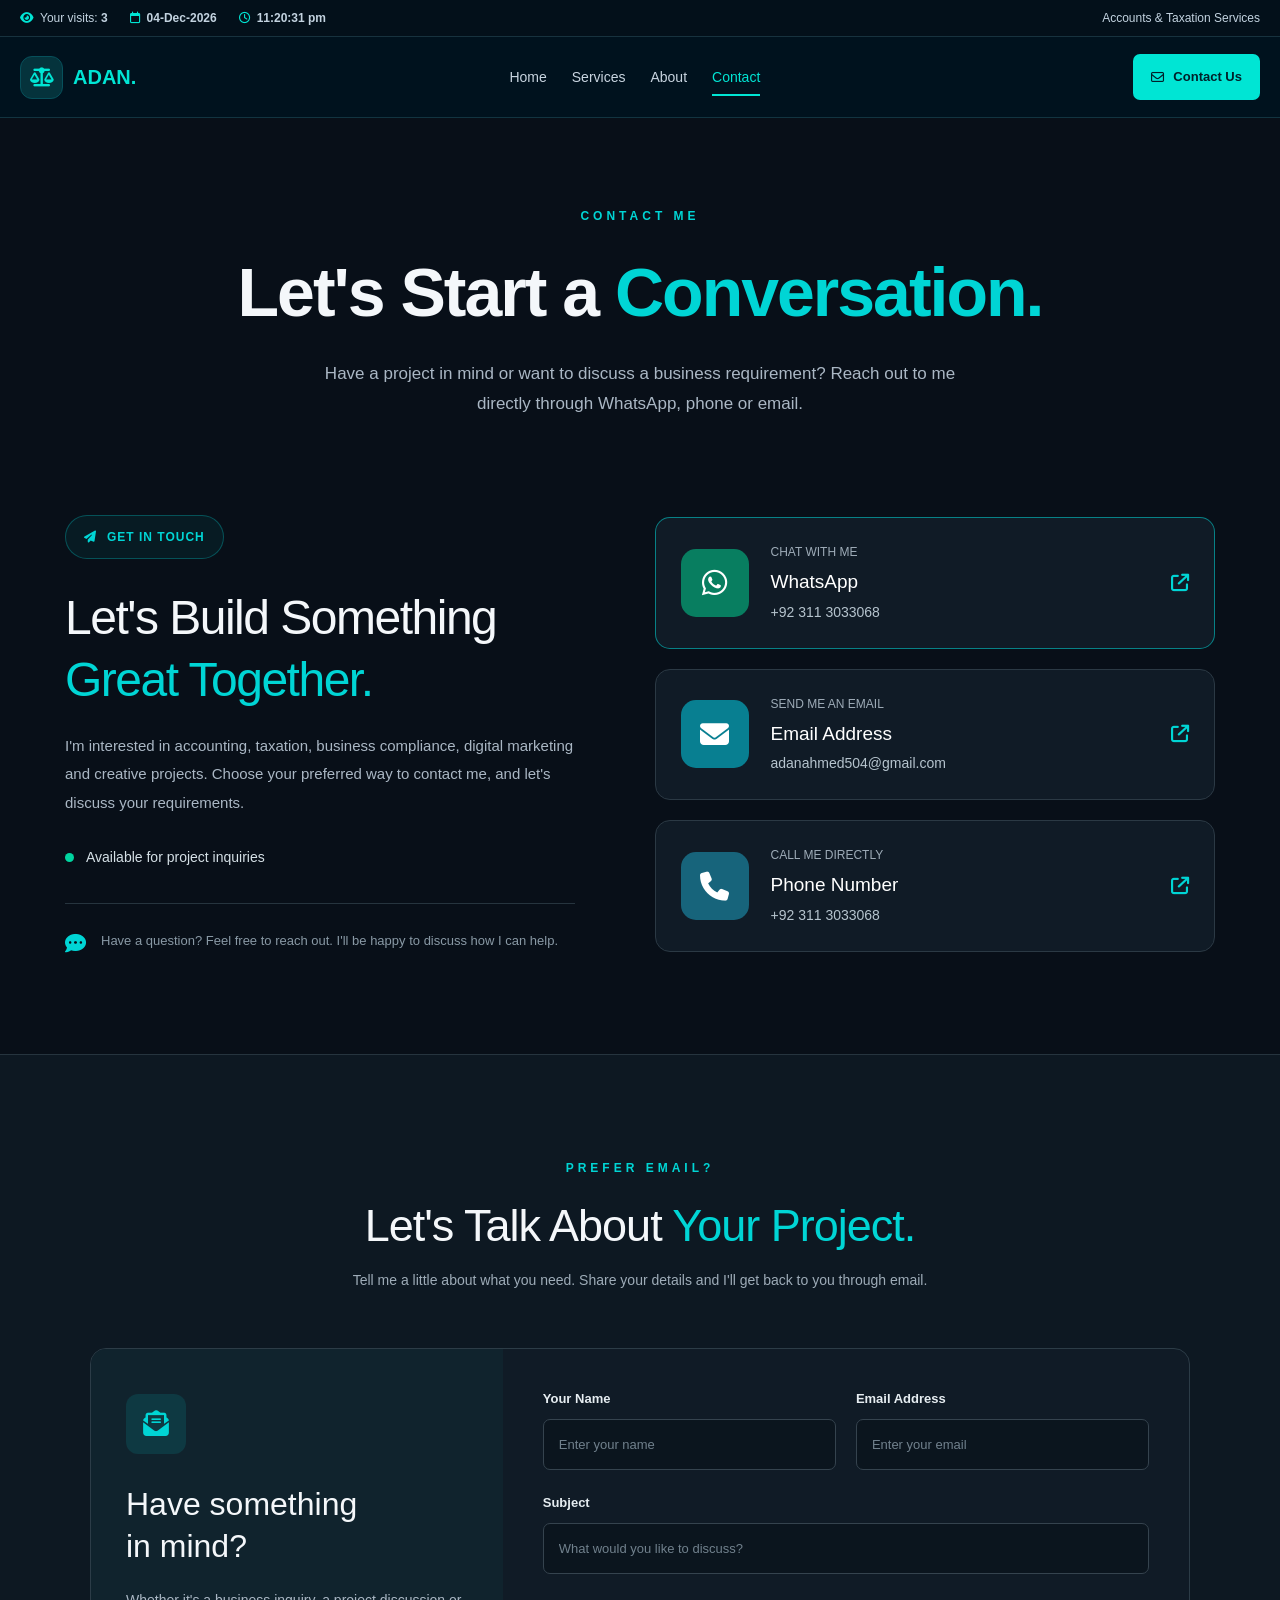
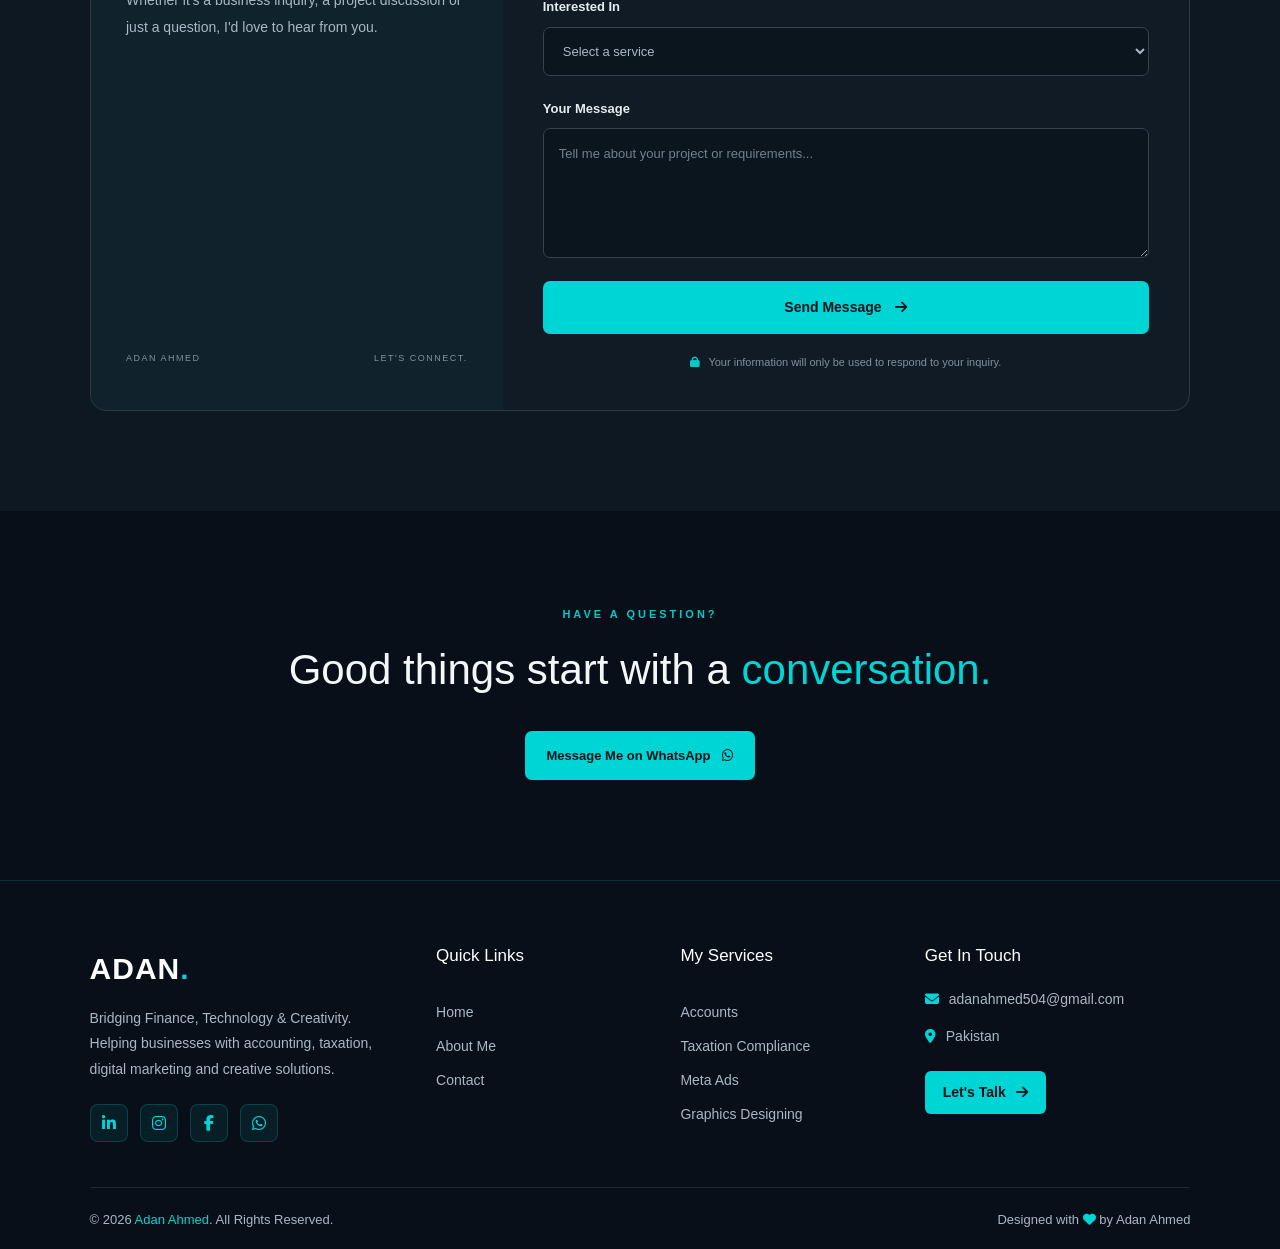
<file: contact.html>
<!DOCTYPE html>
<html lang="en">
<head>
    <meta charset="UTF-8">
    <meta name="viewport" content="width=device-width, initial-scale=1.0">
    <title>Contact | Adan Ahmed</title>
    <link rel="stylesheet" href="https://cdnjs.cloudflare.com/ajax/libs/font-awesome/6.5.2/css/all.min.css">
    <link href="https://cdn.jsdelivr.net/npm/bootstrap@5.3.3/dist/css/bootstrap.min.css" rel="stylesheet">
    <link rel="stylesheet" href="style.css">
</head>
<body>

<!-- Visitor count and date/time -->
<div class="topbar">
    <div class="container-custom topbar-inner">
        <div class="topbar-info">
            <span><i class="fa-solid fa-eye"></i>Your visits: <b id="visitors">0</b></span>
            <span><i class="fa-regular fa-calendar"></i><b id="currentDate">Loading...</b></span>
            <span><i class="fa-regular fa-clock"></i><b id="clock">Loading...</b></span>
        </div>
        <span>Accounts & Taxation Services</span>
    </div>
</div>

<!-- Navbar -->
<nav class="navbar">
    <div class="container-custom nav-inner">
        <a href="index.html" class="logo">
            <span class="logo-icon"><i class="fa-solid fa-scale-balanced"></i></span>
            <span>ADAN<span>.</span></span>
        </a>

        <button class="menu-btn" id="menuBtn" aria-label="Toggle navigation" aria-expanded="false">
            <i class="fa-solid fa-bars"></i>
        </button>

        <div class="nav-links" id="navLinks">
            <a href="index.html">Home</a>
            <a href="services.html">Services</a>
            <a href="about.html">About</a>
            <a href="contact.html" class="active" aria-current="page">Contact</a>
        </div>

        <a href="contact.html" class="nav-contact">
            <i class="fa-regular fa-envelope"></i> Contact Us
        </a>
    </div>
</nav>


  <main class="contact-page">

    <!-- CONTACT HERO -->
    <section class="contact-hero">
      <span class="contact-label">CONTACT ME</span>

      <h1>Let's Start a <span>Conversation.</span></h1>

      <p>
        Have a project in mind or want to discuss a business requirement?
        Reach out to me directly through WhatsApp, phone or email.
      </p>
    </section>


    <!-- CONTACT DETAILS -->
    <section class="contact-main">

      <div class="contact-intro">

        <span class="contact-pill">
          <i class="fas fa-paper-plane"></i> GET IN TOUCH
        </span>

        <h2>
          Let's Build Something
          <span>Great Together.</span>
        </h2>

        <p>
          I'm interested in accounting, taxation, business compliance,
          digital marketing and creative projects. Choose your preferred
          way to contact me, and let's discuss your requirements.
        </p>

        <div class="availability">
          <span class="availability-dot"></span>
          Available for project inquiries
        </div>

        <div class="contact-note">
          <i class="fas fa-comment-dots"></i>
          <p>
            Have a question? Feel free to reach out.
            I'll be happy to discuss how I can help.
          </p>
        </div>

      </div>


      <div class="contact-options">

        <!-- WHATSAPP -->
        <a href="https://wa.me/923113033068" target="_blank" rel="noopener" class="contact-option whatsapp-option">
          <div class="contact-icon whatsapp-icon">
            <i class="fab fa-whatsapp"></i>
          </div>

          <div class="contact-option-info">
            <span>CHAT WITH ME</span>
            <h3>WhatsApp</h3>
            <p>+92 311 3033068</p>
          </div>

          <i class="fas fa-arrow-up-right-from-square option-arrow"></i>
        </a>


        <!-- EMAIL -->
        <a href="mailto:adanahmed504@gmail.com" class="contact-option">
          <div class="contact-icon email-icon">
            <i class="fas fa-envelope"></i>
          </div>

          <div class="contact-option-info">
            <span>SEND ME AN EMAIL</span>
            <h3>Email Address</h3>
            <p>adanahmed504@gmail.com</p>
          </div>

          <i class="fas fa-arrow-up-right-from-square option-arrow"></i>
        </a>


        <!-- PHONE -->
        <a href="tel:+923113033068" class="contact-option">
          <div class="contact-icon phone-icon">
            <i class="fas fa-phone"></i>
          </div>

          <div class="contact-option-info">
            <span>CALL ME DIRECTLY</span>
            <h3>Phone Number</h3>
            <p>+92 311 3033068</p>
          </div>

          <i class="fas fa-arrow-up-right-from-square option-arrow"></i>
        </a>

      </div>

    </section>


    <!-- PREFER EMAIL -->
    <section class="email-section" id="email">

      <div class="email-heading">
        <span class="contact-label">PREFER EMAIL?</span>

        <h2>Let's Talk About <span>Your Project.</span></h2>

        <p>
          Tell me a little about what you need. Share your details
          and I'll get back to you through email.
        </p>
      </div>


      <div class="email-layout">

        <div class="email-side">
          <div class="email-side-icon">
            <i class="fas fa-envelope-open-text"></i>
          </div>

          <h3>Have something<br>in mind?</h3>

          <p>
            Whether it's a business inquiry, a project discussion
            or just a question, I'd love to hear from you.
          </p>

          <div class="email-side-bottom">
            <span>ADAN AHMED</span>
            <span>LET'S CONNECT.</span>
          </div>
        </div>


        <form class="contact-form" id="contactForm">

          <div class="form-row">
            <div class="form-group">
              <label for="name">Your Name</label>
              <input type="text" id="name" placeholder="Enter your name" required>
            </div>

            <div class="form-group">
              <label for="emailAddress">Email Address</label>
              <input type="email" id="emailAddress" placeholder="Enter your email" required>
            </div>
          </div>

          <div class="form-group">
            <label for="subject">Subject</label>
            <input type="text" id="subject" placeholder="What would you like to discuss?" required>
          </div>

          <div class="form-group">
            <label for="service">Interested In</label>
            <select id="service" required>
              <option value="" disabled selected>Select a service</option>
              <option>Accounting & Accounts</option>
              <option>Income Tax</option>
              <option>Sales Tax</option>
              <option>SRB / BRA / PRA Registration</option>
              <option>SECP Company Registration</option>
              <option>PSEB Registration</option>
              <option>Taxation Compliance</option>
              <option>Meta Ads</option>
              <option>Graphic Designing</option>
              <option>Other Inquiry</option>
            </select>
          </div>

          <div class="form-group">
            <label for="message">Your Message</label>
            <textarea id="message" rows="5" placeholder="Tell me about your project or requirements..." required></textarea>
          </div>

          <button type="submit" class="send-message">
            Send Message <i class="fas fa-arrow-right"></i>
          </button>

          <p class="form-hint">
            <i class="fas fa-lock"></i>
            Your information will only be used to respond to your inquiry.
          </p>

        </form>

      </div>

    </section>


    <!-- FINAL CTA -->
    <section class="contact-bottom">
      <span>HAVE A QUESTION?</span>
      <h2>Good things start with a <span>conversation.</span></h2>
      <a href="https://wa.me/923113033068" target="_blank">
        Message Me on WhatsApp <i class="fab fa-whatsapp"></i>
      </a>
    </section>

  </main>

<!-- footer -->
<footer class="site-footer">
  <div class="footer-container">

    <div class="footer-top">
      <div class="footer-about">
        <a href="index.html" class="footer-logo">ADAN<span>.</span></a>
        <p>
          Bridging Finance, Technology & Creativity.
          Helping businesses with accounting, taxation,
          digital marketing and creative solutions.
        </p>

        <div class="footer-socials">
          <a href="#" aria-label="LinkedIn"><i class="fab fa-linkedin-in"></i></a>
          <a href="#" aria-label="Instagram"><i class="fab fa-instagram"></i></a>
          <a href="#" aria-label="Facebook"><i class="fab fa-facebook-f"></i></a>
          <a href="https://wa.me/923113033068" target="_blank" rel="noopener" aria-label="WhatsApp"><i class="fab fa-whatsapp"></i></a>
        </div>
      </div>

      <div class="footer-links">
        <h3>Quick Links</h3>
        <a href="index.html">Home</a>
        <a href="about.html">About Me</a>
        <a href="contact.html">Contact</a>
      </div>

      <div class="footer-links">
        <h3>My Services</h3>
        <a href="services.html">Accounts</a>
        <a href="services.html">Taxation Compliance</a>
        <a href="services.html">Meta Ads</a>
        <a href="services.html">Graphics Designing</a>
      </div>

      <div class="footer-contact">
        <h3>Get In Touch</h3>
        <p><i class="fas fa-envelope"></i> <a href="mailto:adanahmed504@gmail.com">adanahmed504@gmail.com</a></p>
        <p><i class="fas fa-map-marker-alt"></i> Pakistan</p>
        <a href="contact.html" class="footer-contact-btn">
          Let's Talk <i class="fas fa-arrow-right"></i>
        </a>
      </div>
    </div>

    <div class="footer-bottom">
      <p>© 2026 <span>Adan Ahmed</span>. All Rights Reserved.</p>
      <p>Designed with <i class="fas fa-heart"></i> by Adan Ahmed</p>
    </div>

  </div>
</footer>
<!-- end -->

<script src="https://cdn.jsdelivr.net/npm/bootstrap@5.3.3/dist/js/bootstrap.bundle.min.js"></script>
<script src="script.js" defer></script>
</body>
</html>
</file>
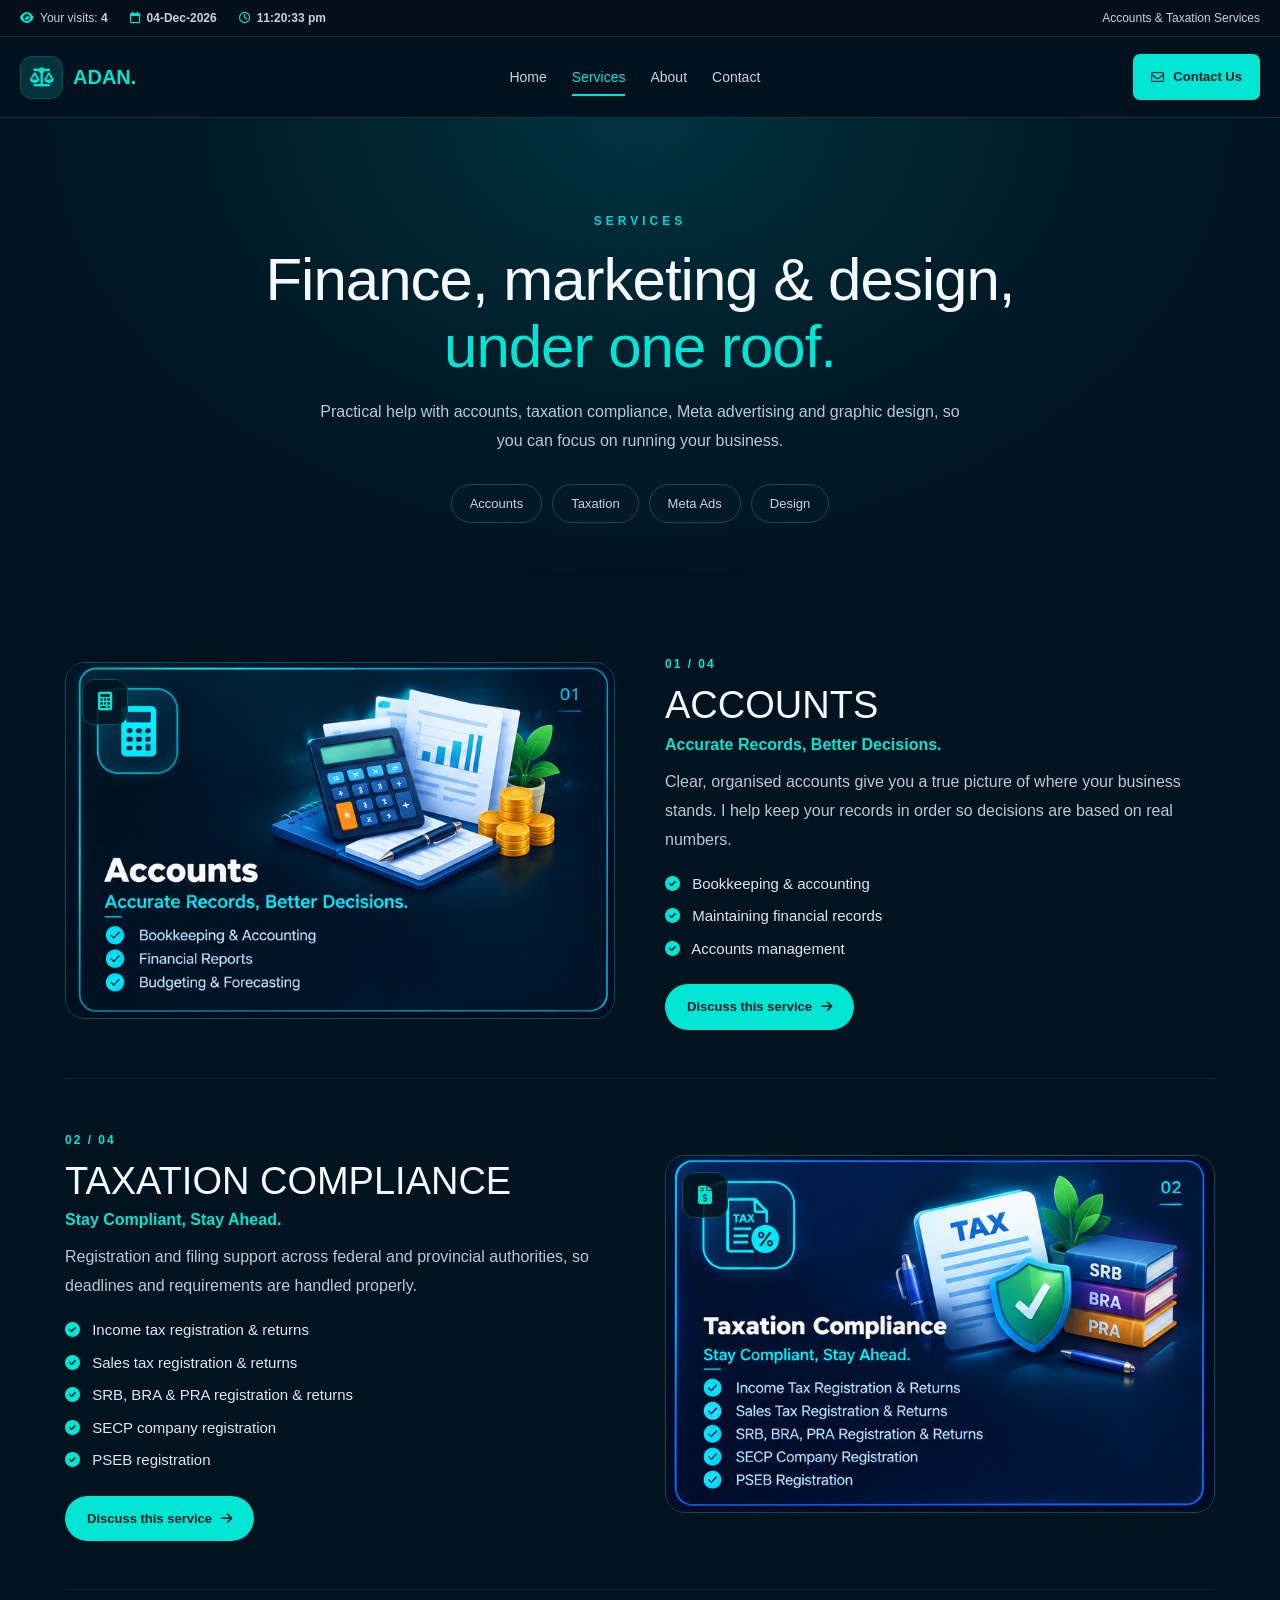
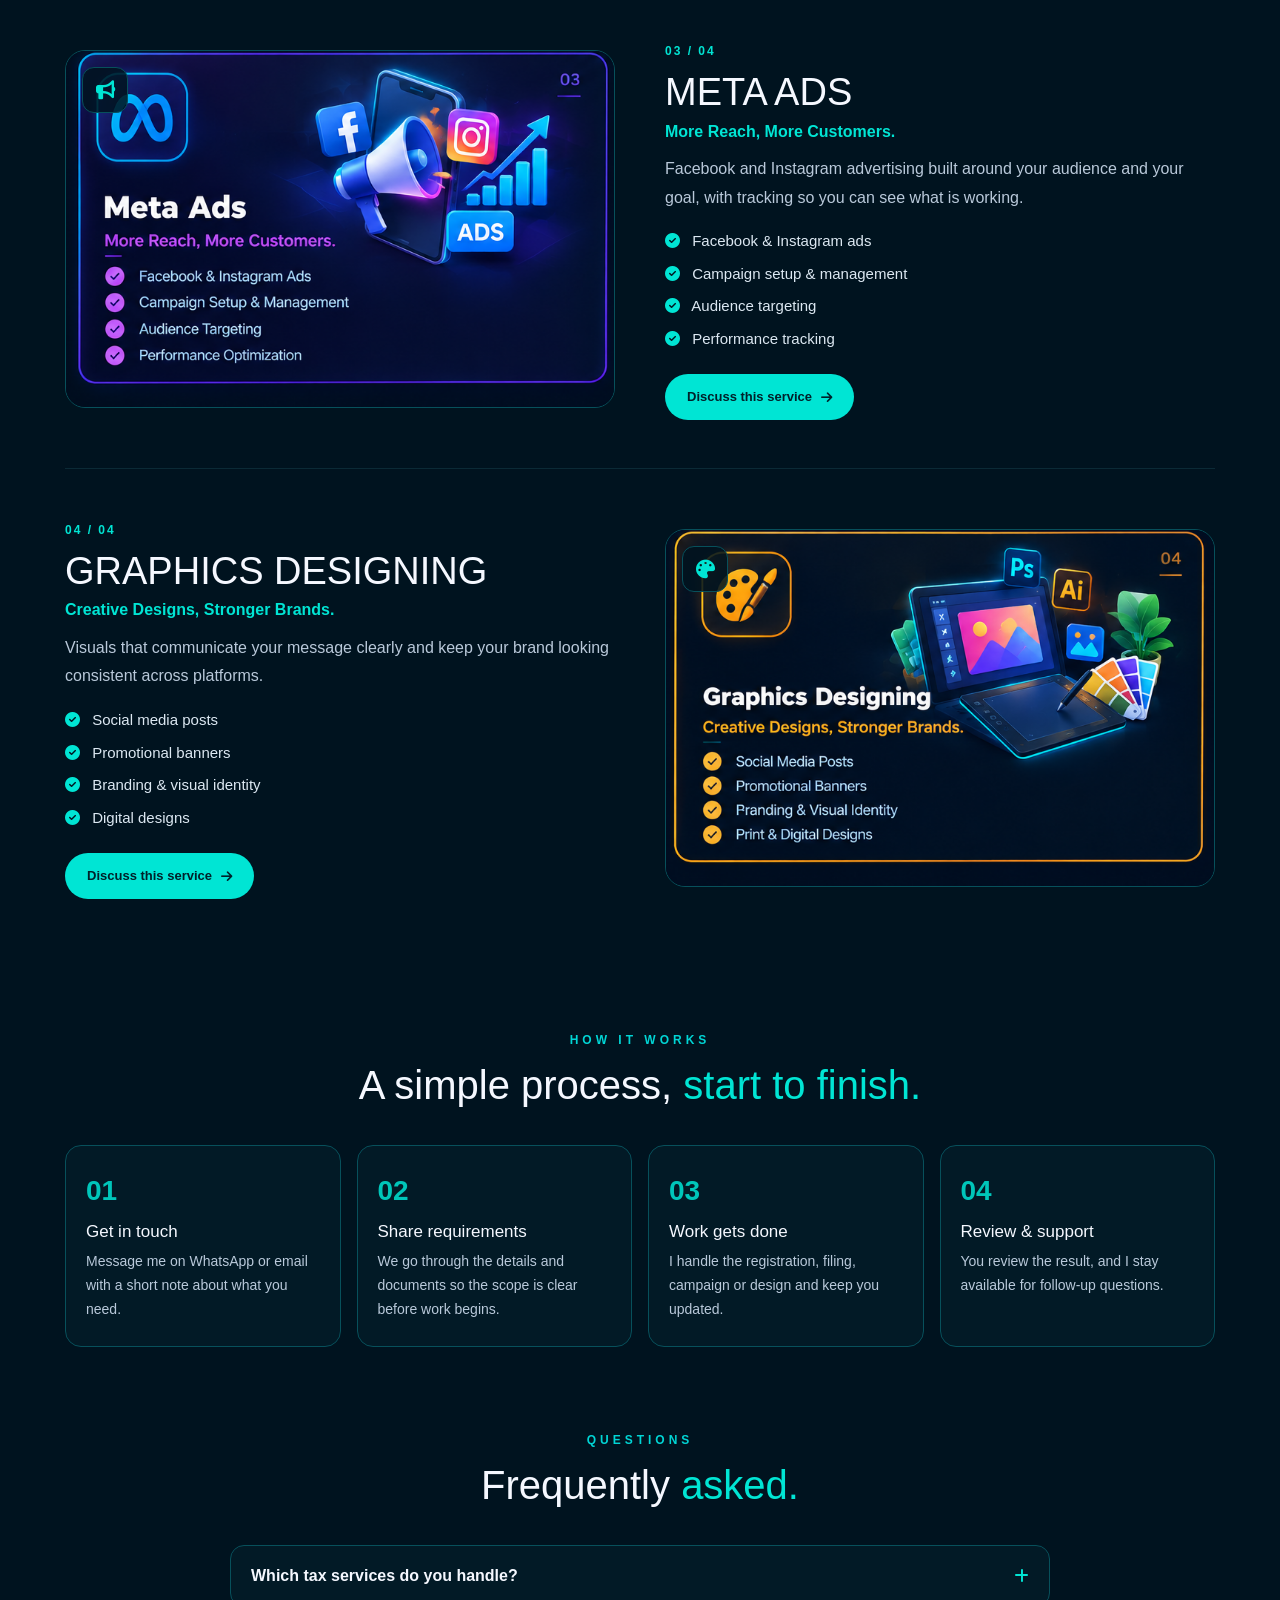
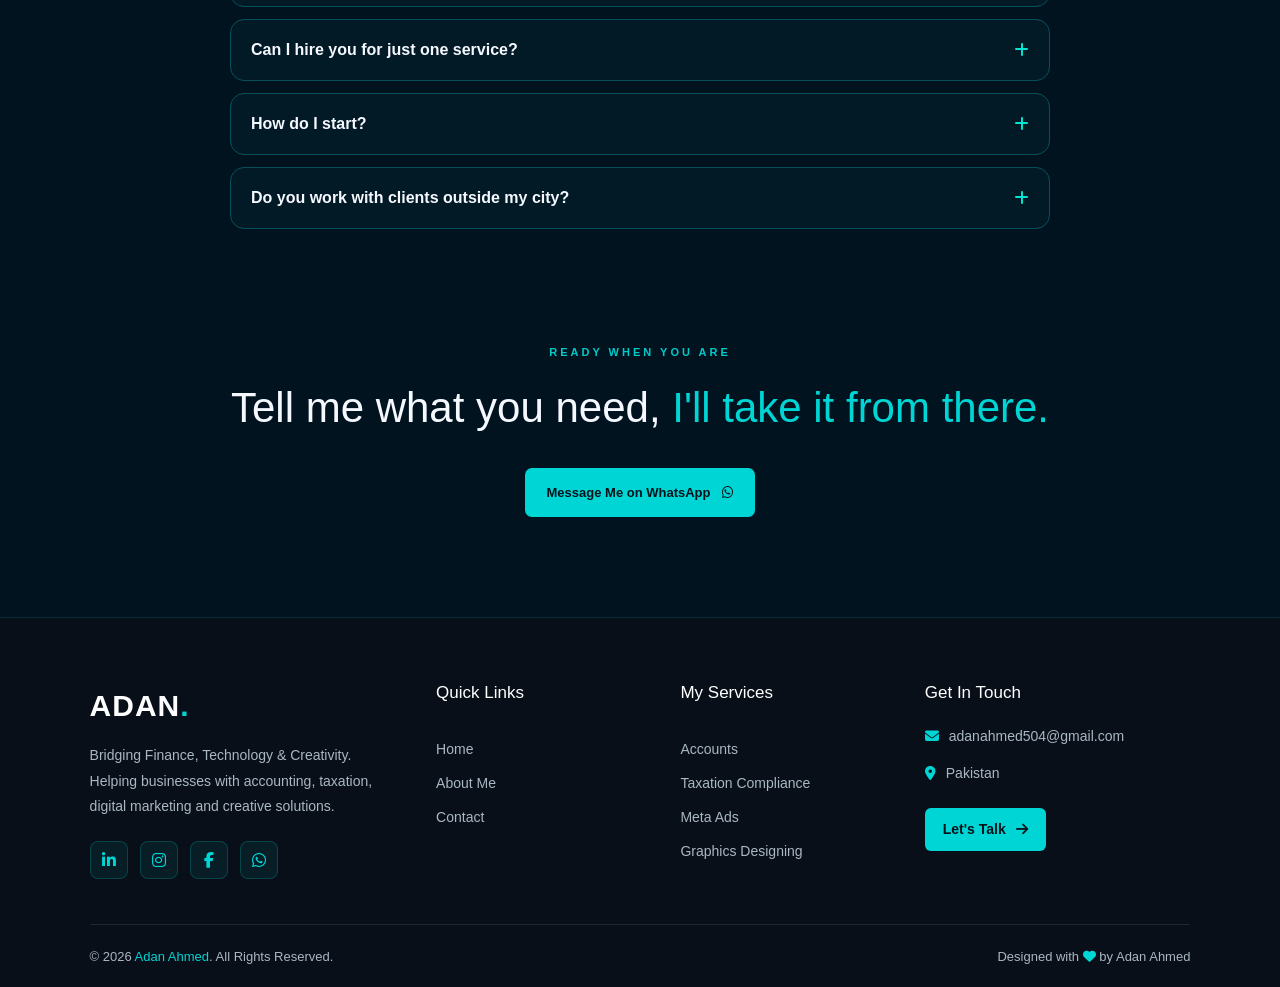
<file: services.html>
<!DOCTYPE html>
<html lang="en">
<head>
    <meta charset="UTF-8">
    <meta name="viewport" content="width=device-width, initial-scale=1.0">
    <title>Services | Adan Ahmed</title>
    <link rel="stylesheet" href="https://cdnjs.cloudflare.com/ajax/libs/font-awesome/6.5.2/css/all.min.css">
    <link href="https://cdn.jsdelivr.net/npm/bootstrap@5.3.3/dist/css/bootstrap.min.css" rel="stylesheet">
    <link rel="stylesheet" href="style.css">
</head>
<body>

<!-- Visitor count and date/time -->
<div class="topbar">
    <div class="container-custom topbar-inner">
        <div class="topbar-info">
            <span><i class="fa-solid fa-eye"></i>Your visits: <b id="visitors">0</b></span>
            <span><i class="fa-regular fa-calendar"></i><b id="currentDate">Loading...</b></span>
            <span><i class="fa-regular fa-clock"></i><b id="clock">Loading...</b></span>
        </div>
        <span>Accounts & Taxation Services</span>
    </div>
</div>


<!-- Navbar -->
<nav class="navbar">
    <div class="container-custom nav-inner">
        <a href="index.html" class="logo">
            <span class="logo-icon"><i class="fa-solid fa-scale-balanced"></i></span>
            <span>ADAN<span>.</span></span>
        </a>

        <button class="menu-btn" id="menuBtn" aria-label="Toggle navigation" aria-expanded="false">
            <i class="fa-solid fa-bars"></i>
        </button>

        <div class="nav-links" id="navLinks">
            <a href="index.html">Home</a>
            <a href="services.html" class="active" aria-current="page">Services</a>
            <a href="about.html">About</a>
            <a href="contact.html">Contact</a>
        </div>

        <a href="contact.html" class="nav-contact">
            <i class="fa-regular fa-envelope"></i> Contact Us
        </a>
    </div>
</nav>



  <main class="services-page">

    <section class="svc-hero">
      <span class="contact-label">SERVICES</span>
      <h1>Finance, marketing &amp; design,<br><span>under one roof.</span></h1>
      <p>Practical help with accounts, taxation compliance, Meta advertising and graphic design, so you can focus on running your business.</p>
      <div class="svc-jump">
        <a href="#accounts">Accounts</a>
        <a href="#tax">Taxation</a>
        <a href="#ads">Meta Ads</a>
        <a href="#design">Design</a>
      </div>
    </section>

    <section class="svc-list-section">
    <article class="svc-block" id="accounts">
      <div class="svc-media">
        <img src="images/accounts.png" alt="Accounts illustration" width="740" height="480" loading="lazy">
        <span class="svc-badge"><i class="fas fa-calculator"></i></span>
      </div>
      <div class="svc-body">
        <span class="svc-number">01 / 04</span>
        <h2>ACCOUNTS</h2>
        <h3>Accurate Records, Better Decisions.</h3>
        <p>Clear, organised accounts give you a true picture of where your business stands. I help keep your records in order so decisions are based on real numbers.</p>
        <ul class="svc-list"><li><i class="fas fa-circle-check"></i> Bookkeeping & accounting</li><li><i class="fas fa-circle-check"></i> Maintaining financial records</li><li><i class="fas fa-circle-check"></i> Accounts management</li></ul>
        <a href="contact.html" class="svc-cta">Discuss this service <i class="fas fa-arrow-right"></i></a>
      </div>
    </article>

    <article class="svc-block svc-reverse" id="tax">
      <div class="svc-media">
        <img src="images/taxation.png" alt="Taxation compliance illustration" width="740" height="480" loading="lazy">
        <span class="svc-badge"><i class="fas fa-file-invoice-dollar"></i></span>
      </div>
      <div class="svc-body">
        <span class="svc-number">02 / 04</span>
        <h2>TAXATION COMPLIANCE</h2>
        <h3>Stay Compliant, Stay Ahead.</h3>
        <p>Registration and filing support across federal and provincial authorities, so deadlines and requirements are handled properly.</p>
        <ul class="svc-list"><li><i class="fas fa-circle-check"></i> Income tax registration & returns</li><li><i class="fas fa-circle-check"></i> Sales tax registration & returns</li><li><i class="fas fa-circle-check"></i> SRB, BRA & PRA registration & returns</li><li><i class="fas fa-circle-check"></i> SECP company registration</li><li><i class="fas fa-circle-check"></i> PSEB registration</li></ul>
        <a href="contact.html" class="svc-cta">Discuss this service <i class="fas fa-arrow-right"></i></a>
      </div>
    </article>

    <article class="svc-block" id="ads">
      <div class="svc-media">
        <img src="images/meta-ads.png" alt="Meta Ads illustration" width="740" height="480" loading="lazy">
        <span class="svc-badge"><i class="fas fa-bullhorn"></i></span>
      </div>
      <div class="svc-body">
        <span class="svc-number">03 / 04</span>
        <h2>META ADS</h2>
        <h3>More Reach, More Customers.</h3>
        <p>Facebook and Instagram advertising built around your audience and your goal, with tracking so you can see what is working.</p>
        <ul class="svc-list"><li><i class="fas fa-circle-check"></i> Facebook & Instagram ads</li><li><i class="fas fa-circle-check"></i> Campaign setup & management</li><li><i class="fas fa-circle-check"></i> Audience targeting</li><li><i class="fas fa-circle-check"></i> Performance tracking</li></ul>
        <a href="contact.html" class="svc-cta">Discuss this service <i class="fas fa-arrow-right"></i></a>
      </div>
    </article>

    <article class="svc-block svc-reverse" id="design">
      <div class="svc-media">
        <img src="images/graphic-design.png" alt="Graphic design illustration" width="740" height="480" loading="lazy">
        <span class="svc-badge"><i class="fas fa-palette"></i></span>
      </div>
      <div class="svc-body">
        <span class="svc-number">04 / 04</span>
        <h2>GRAPHICS DESIGNING</h2>
        <h3>Creative Designs, Stronger Brands.</h3>
        <p>Visuals that communicate your message clearly and keep your brand looking consistent across platforms.</p>
        <ul class="svc-list"><li><i class="fas fa-circle-check"></i> Social media posts</li><li><i class="fas fa-circle-check"></i> Promotional banners</li><li><i class="fas fa-circle-check"></i> Branding & visual identity</li><li><i class="fas fa-circle-check"></i> Digital designs</li></ul>
        <a href="contact.html" class="svc-cta">Discuss this service <i class="fas fa-arrow-right"></i></a>
      </div>
    </article>

    </section>

    <section class="process-section">
      <div class="process-heading">
        <span class="contact-label">HOW IT WORKS</span>
        <h2>A simple process, <span>start to finish.</span></h2>
      </div>
      <div class="process-grid"><div class="process-step"><span>01</span><h3>Get in touch</h3><p>Message me on WhatsApp or email with a short note about what you need.</p></div><div class="process-step"><span>02</span><h3>Share requirements</h3><p>We go through the details and documents so the scope is clear before work begins.</p></div><div class="process-step"><span>03</span><h3>Work gets done</h3><p>I handle the registration, filing, campaign or design and keep you updated.</p></div><div class="process-step"><span>04</span><h3>Review & support</h3><p>You review the result, and I stay available for follow-up questions.</p></div></div>
    </section>

    <section class="faq-section">
      <div class="process-heading">
        <span class="contact-label">QUESTIONS</span>
        <h2>Frequently <span>asked.</span></h2>
      </div>
      <div class="faq-list"><details class="faq-item"><summary>Which tax services do you handle?<i class="fas fa-plus"></i></summary><p>Income tax and sales tax registration and returns, SRB, BRA and PRA registration and returns, SECP company registration and PSEB registration.</p></details><details class="faq-item"><summary>Can I hire you for just one service?<i class="fas fa-plus"></i></summary><p>Yes. You can ask for a single service, such as a tax return or a set of social media designs, or combine several.</p></details><details class="faq-item"><summary>How do I start?<i class="fas fa-plus"></i></summary><p>Use the contact page or message me directly on WhatsApp with a short description of what you need.</p></details><details class="faq-item"><summary>Do you work with clients outside my city?<i class="fas fa-plus"></i></summary><p>Most of this work can be done online, so location is usually not a problem. Mention yours when you get in touch.</p></details></div>
    </section>

    <section class="contact-bottom">
      <span>READY WHEN YOU ARE</span>
      <h2>Tell me what you need, <span>I'll take it from there.</span></h2>
      <a href="https://wa.me/923113033068" target="_blank" rel="noopener">Message Me on WhatsApp <i class="fab fa-whatsapp"></i></a>
    </section>

  </main>

<!-- footer -->
<footer class="site-footer">
  <div class="footer-container">

    <div class="footer-top">
      <div class="footer-about">
        <a href="index.html" class="footer-logo">ADAN<span>.</span></a>
        <p>
          Bridging Finance, Technology & Creativity.
          Helping businesses with accounting, taxation,
          digital marketing and creative solutions.
        </p>

        <div class="footer-socials">
          <a href="#" aria-label="LinkedIn"><i class="fab fa-linkedin-in"></i></a>
          <a href="#" aria-label="Instagram"><i class="fab fa-instagram"></i></a>
          <a href="#" aria-label="Facebook"><i class="fab fa-facebook-f"></i></a>
          <a href="https://wa.me/923113033068" target="_blank" rel="noopener" aria-label="WhatsApp"><i class="fab fa-whatsapp"></i></a>
        </div>
      </div>

      <div class="footer-links">
        <h3>Quick Links</h3>
        <a href="index.html">Home</a>
        <a href="about.html">About Me</a>
        <a href="contact.html">Contact</a>
      </div>

      <div class="footer-links">
        <h3>My Services</h3>
        <a href="services.html">Accounts</a>
        <a href="services.html">Taxation Compliance</a>
        <a href="services.html">Meta Ads</a>
        <a href="services.html">Graphics Designing</a>
      </div>

      <div class="footer-contact">
        <h3>Get In Touch</h3>
        <p><i class="fas fa-envelope"></i> <a href="mailto:adanahmed504@gmail.com">adanahmed504@gmail.com</a></p>
        <p><i class="fas fa-map-marker-alt"></i> Pakistan</p>
        <a href="contact.html" class="footer-contact-btn">
          Let's Talk <i class="fas fa-arrow-right"></i>
        </a>
      </div>
    </div>

    <div class="footer-bottom">
      <p>© 2026 <span>Adan Ahmed</span>. All Rights Reserved.</p>
      <p>Designed with <i class="fas fa-heart"></i> by Adan Ahmed</p>
    </div>

  </div>
</footer>
<!-- end -->

<script src="https://cdn.jsdelivr.net/npm/bootstrap@5.3.3/dist/js/bootstrap.bundle.min.js"></script>
<script src="script.js" defer></script>
</body>
</html>
</file>
<file: style.css>
* {
    margin: 0;
    padding: 0;
    box-sizing: border-box;
}

:root {
    --bg: #00131f;
    --panel: #031c29;
    --cyan: #00e5d4;
    --text: #f3f7ff;
    --muted: #b9c9da;
    --border: #07505b;
}

html {
    scroll-behavior: smooth;
}

body {
    font-family: Arial, Helvetica, sans-serif;
    background: var(--bg);
    color: var(--text);
    overflow-x: hidden;
}

a {
    text-decoration: none;
}

.container-custom {
    width: min(100% - 40px, 1450px);
    margin: auto;
}

/* Topbar */
.topbar {
    background: #03101a;
    border-bottom: 1px solid #17323e;
    padding: 9px 0;
    font-size: 12px;
    color: #c3d3e0;
}

.topbar-inner {
    display: flex;
    justify-content: space-between;
    align-items: center;
    gap: 12px;
    flex-wrap: wrap;
}

.topbar-info {
    display: flex;
    align-items: center;
    gap: 22px;
    flex-wrap: wrap;
}

.topbar-info i {
    color: var(--cyan);
    margin-right: 6px;
}

/* Navbar */
.navbar {
    position: sticky;
    top: 0;
    z-index: 1000;
    background: #00131f;
    border-bottom: 1px solid #123440;
    padding: 0;
}

.nav-inner {
    min-height: 80px;
    display: flex;
    align-items: center;
    justify-content: space-between;
    gap: 22px;
}

.logo {
    display: flex;
    align-items: center;
    gap: 10px;
    color: white;
    font-size: 20px;
    font-weight: 800;
    white-space: nowrap;
}

.logo-icon {
    width: 43px;
    height: 43px;
    display: grid;
    place-items: center;
    color: var(--cyan);
    background: #05333c;
    border: 1px solid var(--border);
    border-radius: 12px;
    font-size: 19px;
}

.logo span {
    color: var(--cyan);
}

.nav-links {
    display: flex;
    align-items: center;
    justify-content: center;
    gap: 25px;
}

.nav-links a {
    color: #c8d5e0;
    font-size: 14px;
    transition: color .2s ease;
}

.nav-links a:hover,
.nav-links a.active {
    color: var(--cyan);
}

.nav-contact {
    display: inline-flex;
    align-items: center;
    justify-content: center;
    gap: 9px;
    padding: 13px 18px;
    border-radius: 7px;
    background: var(--cyan);
    color: #00212a;
    font-size: 13px;
    font-weight: 800;
    white-space: nowrap;
}

.nav-contact:hover {
    color: #00212a;
    background: #75fff2;
}

.menu-btn {
    display: none;
    background: transparent;
    border: 1px solid var(--border);
    color: white;
    border-radius: 7px;
    padding: 9px 13px;
    font-size: 19px;
}

/* Hero */
.hero {
    position: relative;
    isolation: isolate;
    overflow: hidden;
    padding: 65px 0 75px;
    background: radial-gradient(ellipse at 75% 45%, #00333e 0%, #001c29 38%, #00131f 75%);
}

.hero::before {
    content: "";
    position: absolute;
    width: 600px;
    height: 600px;
    border: 1px solid #06404b;
    border-radius: 50%;
    right: 8%;
    top: 30px;
    z-index: -1;
    pointer-events: none;
}

.hero-grid {
    display: grid;
    grid-template-columns: minmax(0, 1.3fr) minmax(300px, .8fr);
    align-items: center;
    gap: 55px;
}

.hero-content {
    min-width: 0;
}

.hero-badge {
    display: inline-flex;
    align-items: center;
    gap: 9px;
    border: 1px solid #08717a;
    background: #032a34;
    color: var(--cyan);
    border-radius: 30px;
    padding: 10px 15px;
    font-size: 12px;
    font-weight: 700;
    letter-spacing: 1px;
    margin-bottom: 25px;
}

.hero h1 {
    font-size: clamp(36px, 4.3vw, 65px);
    line-height: 1.12;
    letter-spacing: -1.5px;
    font-weight: 800;
    margin-bottom: 22px;
}

.hero h1 span {
    color: var(--cyan);
}

.hero-description {
    max-width: 720px;
    color: var(--muted);
    font-size: 16px;
    line-height: 1.85;
    margin-bottom: 26px;
}

/* Service cards */
.services-grid {
    display: grid;
    grid-template-columns: repeat(3, minmax(0, 1fr));
    gap: 11px;
}

.service-card {
    min-width: 0;
    min-height: 110px;
    display: flex;
    align-items: flex-start;
    gap: 11px;
    padding: 14px 12px;
    background: #001b28;
    border: 1px solid #07505b;
    border-radius: 12px;
}

.service-icon {
    width: 39px;
    height: 39px;
    flex-shrink: 0;
    display: grid;
    place-items: center;
    color: var(--cyan);
    background: #00313b;
    border: 1px solid #07545e;
    border-radius: 10px;
    font-size: 16px;
}

.service-card h3 {
    font-size: 13px;
    line-height: 1.4;
    margin: 4px 0 6px;
    overflow-wrap: anywhere;
}

.service-card p {
    font-size: 11px;
    line-height: 1.55;
    color: var(--muted);
    margin: 0;
}

.hero-buttons {
    display: flex;
    flex-wrap: wrap;
    gap: 12px;
    margin-top: 26px;
}

.hero-btn {
    display: inline-flex;
    align-items: center;
    justify-content: center;
    gap: 9px;
    padding: 14px 21px;
    border-radius: 30px;
    font-size: 13px;
    font-weight: 700;
    transition: .2s ease;
}

.primary-btn {
    background: var(--cyan);
    color: #00212a;
}

.primary-btn:hover {
    background: #75fff2;
    color: #00212a;
}

.secondary-btn {
    border: 1px solid #428392;
    color: white;
}

.secondary-btn:hover {
    border-color: var(--cyan);
    color: var(--cyan);
}

/* Adan's image */
.hero-visual {
    position: relative;
    width: 100%;
    max-width: 520px;
    justify-self: end;
    min-width: 0;
}

.hero-image-frame {
    position: relative;
    width: 100%;
    height: 620px;
    overflow: hidden;
    border: 1px solid #08717a;
    border-radius: 22px;
    background: #03232d;
    box-shadow: 0 20px 60px #0005;
}

.hero-image-frame img {
    display: block;
    width: 100%;
    height: 100%;
    object-fit: cover;
    object-position: center 20%;
}

.hero-image-frame::after {
    content: "";
    position: absolute;
    inset: 45% 0 0;
    background: linear-gradient(transparent, #00131fe8);
    pointer-events: none;
}

.image-caption {
    position: absolute;
    z-index: 2;
    left: 25px;
    right: 20px;
    bottom: 25px;
}

.image-caption h2 {
    color: var(--cyan);
    font-size: clamp(30px, 3vw, 42px);
    font-weight: 800;
    margin-bottom: 5px;
}

.image-caption p {
    color: white;
    font-size: 11px;
    font-weight: 700;
    letter-spacing: 2px;
    margin: 0;
}

.image-caption span {
    display: block;
    color: #c5dce5;
    font-size: 12px;
    margin-top: 8px;
}

@media (max-width: 1100px) {
    .container-custom {
        width: min(100% - 36px, 950px);
    }

    .nav-links {
        gap: 15px;
    }

    .nav-links a {
        font-size: 13px;
    }

    .hero-grid {
        grid-template-columns: minmax(0, 1fr) minmax(270px, .75fr);
        gap: 28px;
    }

    .services-grid {
        grid-template-columns: repeat(2, minmax(0, 1fr));
    }

    .hero-image-frame {
        height: 540px;
    }
}

@media (max-width: 800px) {
    .topbar-inner {
        justify-content: center;
    }

    .topbar-info {
        justify-content: center;
        gap: 9px 18px;
    }

    .nav-inner {
        min-height: 72px;
        gap: 12px;
    }

    .menu-btn {
        display: block;
        margin-left: auto;
        cursor: pointer;
    }

    .nav-contact {
        padding: 11px 13px;
        font-size: 12px;
    }

    .nav-links {
        display: none;
        position: absolute;
        top: 100%;
        left: 0;
        right: 0;
        padding: 12px 20px 18px;
        background: #00131f;
        border-bottom: 1px solid var(--border);
        flex-direction: column;
        align-items: stretch;
        gap: 0;
    }

    .nav-links.show {
        display: flex;
    }

    .nav-links a {
        padding: 13px 5px;
        font-size: 14px;
        border-bottom: 1px solid #14313b;
    }

    .nav-links a:last-child {
        border-bottom: 0;
    }

    .hero {
        padding: 45px 0 55px;
    }

    .hero-grid {
        grid-template-columns: minmax(0, 1fr);
        gap: 35px;
    }

    .hero-visual {
        justify-self: center;
        max-width: 500px;
    }

    .hero-image-frame {
        height: 560px;
    }

    .hero h1 {
        font-size: clamp(36px, 7vw, 54px);
    }

    .hero-description {
        font-size: 15px;
    }
}

@media (max-width: 480px) {
    .container-custom {
        width: calc(100% - 28px);
    }

    .topbar {
        font-size: 10px;
    }

    .topbar-info {
        gap: 8px 13px;
    }

    .logo {
        font-size: 16px;
        gap: 7px;
    }

    .logo-icon {
        width: 36px;
        height: 36px;
        font-size: 16px;
    }

    .nav-contact {
        padding: 10px;
        font-size: 11px;
        gap: 6px;
    }

    .hero {
        padding-top: 35px;
    }

    .hero h1 {
        font-size: 36px;
        letter-spacing: -1px;
    }

    .hero-badge {
        font-size: 10px;
        letter-spacing: .5px;
        margin-bottom: 20px;
    }

    .hero-description {
        font-size: 14px;
    }

    .services-grid {
        grid-template-columns: repeat(2, minmax(0, 1fr));
        gap: 8px;
    }

    .service-card {
        display: block;
        min-height: 140px;
        padding: 11px;
    }

    .service-icon {
        margin-bottom: 9px;
        width: 36px;
        height: 36px;
    }

    .service-card h3 {
        font-size: 12px;
    }

    .service-card p {
        font-size: 10px;
    }

    .hero-buttons {
        flex-direction: column;
    }

    .hero-btn {
        width: 100%;
    }

    .hero-image-frame {
        height: 450px;
        border-radius: 16px;
    }

    .image-caption {
        left: 18px;
        bottom: 18px;
    }

    .image-caption h2 {
        font-size: 32px;
    }

    .image-caption p {
        font-size: 9px;
        letter-spacing: 1.5px;
    }
}

body {
    font-family: Arial, Helvetica, sans-serif;
    background: #030d18;
    color: #f4f8ff;
}

.adan-section {
    position: relative;
    overflow: hidden;
    padding: 90px 6%;
    background:
        radial-gradient(ellipse at 10% 15%, #07313e 0, transparent 35%),
        radial-gradient(ellipse at 95% 85%, #101b39 0, transparent 35%),
        #030d18;
}

.adan-section::before {
    content: "";
    position: absolute;
    top: 0;
    left: 0;
    width: 100%;
    height: 1px;
    background: linear-gradient(90deg, transparent, #00e5d4, transparent);
}

.adan-wrap {
    position: relative;
    max-width: 1250px;
    margin: auto;
}

.adan-topline {
    display: flex;
    align-items: center;
    gap: 12px;
    margin-bottom: 24px;
    color: #00e5d4;
    font-size: 12px;
    font-weight: 700;
    letter-spacing: 3px;
}

.adan-topline::before {
    content: "";
    width: 35px;
    height: 2px;
    background: #00e5d4;
}

.adan-heading {
    max-width: 850px;
    font-size: clamp(38px, 5vw, 65px);
    line-height: 1.08;
    letter-spacing: -2px;
    font-weight: 800;
    margin-bottom: 22px;
}

.adan-heading span {
    color: #00e5d4;
}

.adan-intro {
    display: grid;
    grid-template-columns: 1.15fr 0.85fr;
    gap: 65px;
    align-items: start;
    margin-bottom: 65px;
}

.adan-bio {
    font-size: 15px;
    line-height: 1.95;
    color: #b8c8d8;
}

.adan-bio p {
    margin-bottom: 16px;
}

.adan-bio p:last-child {
    margin-bottom: 0;
}

.adan-profile {
    border: 1px solid #174451;
    background: linear-gradient(
        145deg,
        rgba(10, 38, 52, 0.88),
        rgba(5, 20, 34, 0.9)
    );
    border-radius: 22px;
    padding: 27px;
}

.adan-profile-label {
    font-size: 11px;
    color: #00e5d4;
    font-weight: 700;
    letter-spacing: 2px;
    margin-bottom: 20px;
}

.adan-name {
    font-size: 27px;
    font-weight: 800;
    margin-bottom: 9px;
}

.adan-role {
    font-size: 13px;
    color: #00e5d4;
    font-weight: 700;
    line-height: 1.8;
    margin-bottom: 5px;
}

.adan-study {
    font-size: 13px;
    line-height: 1.7;
    color: #b8c8d8;
    margin-bottom: 23px;
}

.adan-divider {
    height: 1px;
    background: #1a3c49;
    margin-bottom: 22px;
}

.adan-facts {
    display: grid;
    grid-template-columns: 1fr 1fr;
    gap: 18px;
}

.adan-fact {
    display: flex;
    align-items: center;
    gap: 12px;
}

.adan-fact-icon {
    width: 42px;
    height: 42px;
    flex-shrink: 0;
    border: 1px solid #14606a;
    border-radius: 12px;
    display: grid;
    place-items: center;
    color: #00e5d4;
    background: #062c37;
    font-size: 17px;
}

.adan-fact strong {
    display: block;
    font-size: 12px;
    margin-bottom: 5px;
}

.adan-fact small {
    display: block;
    color: #9eb3c4;
    font-size: 11px;
    line-height: 1.5;
}

.adan-services-heading {
    display: flex;
    align-items: end;
    justify-content: space-between;
    gap: 20px;
    margin-bottom: 28px;
}

.adan-small-title {
    color: #00e5d4;
    font-size: 11px;
    letter-spacing: 2px;
    font-weight: 700;
    margin-bottom: 12px;
}

.adan-services-heading h3 {
    font-size: clamp(28px, 3.5vw, 42px);
    letter-spacing: -1px;
}

.adan-services-heading h3 span {
    color: #00e5d4;
}

.adan-services-heading p {
    max-width: 330px;
    color: #9eb3c4;
    font-size: 13px;
    line-height: 1.8;
}

.adan-cards {
    display: grid;
    grid-template-columns: repeat(3, minmax(0, 1fr));
    gap: 20px;
}

.adan-card {
    position: relative;
    display: flex;
    flex-direction: column;
    min-height: 310px;
    padding: 27px 23px 23px;
    border: 1px solid #183946;
    border-radius: 20px;
    background: linear-gradient(
        150deg,
        rgba(10, 34, 48, 0.96),
        rgba(4, 17, 29, 0.98)
    );
    transition: transform 0.3s, border-color 0.3s, box-shadow 0.3s;
}

.adan-card:hover {
    transform: translateY(-7px);
    border-color: #00cfc6;
    box-shadow: 0 16px 40px rgba(0, 229, 212, 0.08);
}

.adan-card-top {
    display: flex;
    justify-content: space-between;
    align-items: center;
    margin-bottom: 26px;
}

.adan-card-icon {
    width: 57px;
    height: 57px;
    display: grid;
    place-items: center;
    border: 1px solid #17616b;
    border-radius: 16px;
    background: #07313c;
    color: #00e5d4;
    font-size: 23px;
}

.adan-card-number {
    font-size: 12px;
    color: #658594;
    letter-spacing: 2px;
}

.adan-card h4 {
    font-size: 20px;
    line-height: 1.4;
    margin-bottom: 9px;
}

.adan-card-subtitle {
    color: #00e5d4;
    font-size: 12px;
    font-weight: 700;
    margin-bottom: 15px;
}

.adan-card p {
    color: #aebfce;
    font-size: 13px;
    line-height: 1.85;
    margin-bottom: 24px;
}

.adan-card-link {
    margin-top: auto;
    display: flex;
    align-items: center;
    justify-content: space-between;
    padding-top: 16px;
    border-top: 1px solid #1b3945;
    color: #e8f6fc;
    text-decoration: none;
    font-size: 12px;
    font-weight: 700;
}

.adan-card-link i {
    color: #00e5d4;
    transition: transform 0.3s;
}

.adan-card-link:hover i {
    transform: translateX(5px);
}

.adan-bottom {
    display: flex;
    align-items: center;
    justify-content: space-between;
    gap: 20px;
    margin-top: 32px;
    padding: 23px 26px;
    border: 1px solid #174451;
    border-radius: 17px;
    background: rgba(5, 28, 40, 0.75);
}

.adan-bottom p {
    font-size: 14px;
    line-height: 1.8;
    color: #c3d2de;
}

.adan-bottom p strong {
    color: #fff;
}

.adan-bottom a {
    flex-shrink: 0;
    display: inline-flex;
    align-items: center;
    gap: 12px;
    padding: 13px 19px;
    background: #00e5d4;
    border: 1px solid #00e5d4;
    border-radius: 10px;
    color: #03131c;
    text-decoration: none;
    font-size: 12px;
    font-weight: 800;
    transition: 0.3s;
}

.adan-bottom a:hover {
    background: transparent;
    color: #00e5d4;
}

/* Tablet Responsive */
@media (max-width: 900px) {
    .adan-section {
        padding: 70px 5%;
    }

    .adan-intro {
        grid-template-columns: 1fr;
        gap: 28px;
        margin-bottom: 50px;
    }

    .adan-profile {
        max-width: none;
    }

    .adan-cards {
        grid-template-columns: repeat(2, minmax(0, 1fr));
    }

    .adan-card:last-child {
        grid-column: 1 / -1;
        min-height: 260px;
    }

    .adan-services-heading {
        align-items: start;
        flex-direction: column;
        gap: 12px;
    }
}

/* Mobile Responsive */
@media (max-width: 600px) {
    .adan-section {
        padding: 55px 5%;
    }

    .adan-heading {
        font-size: 39px;
        letter-spacing: -1.3px;
    }

    .adan-bio {
        font-size: 14px;
        line-height: 1.85;
    }

    .adan-profile {
        padding: 21px;
    }

    .adan-name {
        font-size: 24px;
    }

    .adan-facts {
        gap: 15px;
    }

    .adan-fact {
        align-items: flex-start;
        gap: 9px;
    }

    .adan-fact-icon {
        width: 36px;
        height: 36px;
        font-size: 14px;
        border-radius: 10px;
    }

    .adan-fact strong {
        font-size: 11px;
    }

    .adan-fact small {
        font-size: 10px;
    }

    .adan-cards {
        grid-template-columns: 1fr;
        gap: 14px;
    }

    .adan-card,
    .adan-card:last-child {
        grid-column: auto;
        min-height: 0;
        padding: 22px;
    }

    .adan-card-top {
        margin-bottom: 19px;
    }

    .adan-card h4 {
        font-size: 19px;
    }

    .adan-bottom {
        align-items: flex-start;
        flex-direction: column;
        padding: 20px;
    }

    .adan-bottom a {
        justify-content: center;
    }
}

/* Accessibility: Reduced Motion */
@media (prefers-reduced-motion: reduce) {
    .adan-section * {
        transition: none !important;
    }
}

/* my skills */
* {
  box-sizing: border-box;
  margin: 0;
  padding: 0;
}

body {
  background: #03111f;
  color: #f5f8ff;
  font-family: Arial, sans-serif;
}

.skills-section {
  --cyan: #00d9ed;
  padding: 80px 6%;
  background: radial-gradient(ellipse at top, #082535 0%, #03111f 55%);
  overflow: hidden;
}

.skills-container {
  max-width: 1250px;
  margin: auto;
}

.skills-heading {
  text-align: center;
  margin-bottom: 45px;
}

.skills-label {
  display: flex;
  align-items: center;
  justify-content: center;
  gap: 12px;
  margin-bottom: 20px;
  color: var(--cyan);
  font-size: 13px;
  font-weight: 800;
  letter-spacing: 2px;
}

.skills-label span {
  width: 35px;
  height: 1px;
  background: var(--cyan);
}

.skills-heading h2 {
  margin-bottom: 15px;
  font-size: clamp(32px, 4vw, 52px);
  font-weight: 800;
}

.skills-heading h2 span {
  color: var(--cyan);
}

.skills-heading p {
  color: #b8cbdc;
  font-size: 15px;
  line-height: 1.7;
}

.skills-slider {
  position: relative;
  max-width: 1050px;
  margin: auto;
}

.skills-track {
  display: flex;
  overflow-x: auto;
  scroll-snap-type: x mandatory;
  scroll-behavior: smooth;
  scrollbar-width: none;
}

.skills-track::-webkit-scrollbar {
  display: none;
}

.skill-card {
  --accent: #00dfc0;
  flex: 0 0 100%;
  min-width: 100%;
  padding: 30px;
  border: 1px solid #123a50;
  border-radius: 22px;
  background: linear-gradient(145deg, #062130, #041522);
  scroll-snap-align: start;
}

.taxation-card {
  --accent: #00d9ed;
}

.ads-card {
  --accent: #d05bff;
}

.design-card {
  --accent: #ffbd4a;
}

.skill-card-top {
  display: flex;
  align-items: center;
  justify-content: space-between;
  margin-bottom: 25px;
}

.skill-icon {
  display: grid;
  place-items: center;
  width: 58px;
  height: 58px;
  color: var(--accent);
  background: color-mix(in srgb, var(--accent) 13%, transparent);
  border: 1px solid var(--accent);
  border-radius: 16px;
  font-size: 24px;
}

.skill-number {
  color: #6d91a7;
  font-size: 13px;
  letter-spacing: 2px;
}

.skill-content {
  display: grid;
  grid-template-columns: minmax(0, 0.85fr) minmax(0, 1.15fr);
  align-items: center;
  gap: 35px;
}

.skill-image {
  width: 100%;
  height: 300px;
  display: flex;
  align-items: center;
  justify-content: center;
}

.skill-image img {
  width: 100%;
  height: 100%;
  object-fit: contain;
}

.skill-details h3 {
  margin-bottom: 10px;
  font-size: clamp(25px, 3vw, 36px);
  line-height: 1.25;
}

.skill-details h4 {
  margin-bottom: 22px;
  color: var(--accent);
  font-size: 15px;
}

.skill-details ul {
  list-style: none;
  margin-bottom: 25px;
}

.skill-details li {
  display: flex;
  align-items: flex-start;
  gap: 10px;
  margin-bottom: 13px;
  color: #c5d4e1;
  font-size: 15px;
  line-height: 1.5;
}

.skill-details li i {
  margin-top: 3px;
  color: var(--accent);
}

.skill-link {
  display: flex;
  align-items: center;
  justify-content: space-between;
  padding-top: 18px;
  border-top: 1px solid #16394b;
  color: var(--accent);
  font-size: 15px;
  font-weight: 700;
  text-decoration: none;
}

.skill-link i {
  transition: transform .25s ease;
}

.skill-link:hover i {
  transform: translateX(5px);
}

.slider-arrow {
  position: absolute;
  z-index: 2;
  top: 50%;
  transform: translateY(-50%);
  width: 48px;
  height: 48px;
  display: grid;
  place-items: center;
  border: 1px solid var(--cyan);
  border-radius: 50%;
  background: #041a29;
  color: var(--cyan);
  font-size: 17px;
  cursor: pointer;
  transition: .25s ease;
}

.slider-arrow:hover {
  background: var(--cyan);
  color: #03111f;
}

.slider-prev {
  left: -70px;
}

.slider-next {
  right: -70px;
}

.skills-pagination {
  display: flex;
  justify-content: center;
  gap: 10px;
  margin-top: 28px;
}

.pagination-dot {
  width: 10px;
  height: 10px;
  border: 0;
  border-radius: 20px;
  background: #29465b;
  cursor: pointer;
  transition: .25s ease;
}

.pagination-dot.active {
  width: 30px;
  background: var(--cyan);
}

@media (max-width: 900px) {
  .skills-section {
    padding: 65px 7%;
  }

  .slider-prev {
    left: -50px;
  }

  .slider-next {
    right: -50px;
  }

  .skill-content {
    gap: 22px;
  }

  .skill-image {
    height: 240px;
  }
}

@media (max-width: 650px) {
  .skills-section {
    padding: 55px 5%;
  }

  .skills-heading {
    margin-bottom: 30px;
  }

  .skills-heading p {
    font-size: 13px;
  }

  .skill-card {
    padding: 22px;
  }

  .skill-content {
    grid-template-columns: 1fr;
    gap: 15px;
  }

  .skill-image {
    height: 190px;
  }

  .skill-details h3 {
    font-size: 25px;
  }

  .skill-details li {
    font-size: 13px;
  }

  .slider-arrow {
    top: auto;
    bottom: -65px;
    transform: none;
    width: 40px;
    height: 40px;
  }

  .slider-prev {
    left: calc(50% - 55px);
  }

  .slider-next {
    right: calc(50% - 55px);
  }

  .skills-pagination {
    margin-top: 25px;
    margin-bottom: 65px;
  }
}
/* end */

/* game */

.food-ninja-section {
  padding: 90px 5%;
  background: radial-gradient(ellipse at top, #09283a, #03111f 65%);
  color: #fff;
  overflow: hidden;
}

.food-game-container {
  max-width: 1100px;
  margin: auto;
}

.game-heading {
  text-align: center;
  margin-bottom: 38px;
}

.game-eyebrow {
  color: #00d9ed;
  font-size: 13px;
  font-weight: 800;
  letter-spacing: 2px;
}

.game-heading h2 {
  margin: 16px 0 12px;
  font-size: clamp(30px, 5vw, 48px);
  font-weight: 800;
}

.game-heading h2 span {
  color: #00d9ed;
}

.game-heading p {
  color: #a9bdcd;
  font-size: 15px;
  line-height: 1.7;
}

.game-box {
  max-width: 850px;
  margin: auto;
  padding: 20px;
  border: 1px solid #16485b;
  border-radius: 24px;
  background: #061a29;
  box-shadow: 0 20px 60px rgba(0, 0, 0, .35);
}

.game-topbar {
  display: grid;
  grid-template-columns: repeat(3, 1fr);
  gap: 12px;
  margin-bottom: 15px;
}

.game-stat {
  padding: 13px;
  text-align: center;
  border: 1px solid #17394b;
  border-radius: 13px;
  background: #092334;
}

.game-stat span {
  display: block;
  margin-bottom: 7px;
  color: #91aaba;
  font-size: 10px;
  font-weight: 800;
  letter-spacing: 1.5px;
}

.game-stat strong {
  color: #00d9ed;
  font-size: 22px;
}

#gameLives {
  font-size: 17px;
  letter-spacing: 3px;
}

.game-arena {
  position: relative;
  height: 430px;
  overflow: hidden;
  border: 1px solid #17475b;
  border-radius: 17px;
  background:
    radial-gradient(circle at 50% 45%, rgba(0, 217, 237, .12), transparent 45%),
    linear-gradient(160deg, #0b2b3b, #041522);
  touch-action: none;
  cursor: crosshair;
  user-select: none;
}

.game-arena::before {
  content: "FOOD NINJA";
  position: absolute;
  top: 50%;
  left: 50%;
  transform: translate(-50%, -50%);
  color: rgba(255, 255, 255, .025);
  font-size: clamp(40px, 8vw, 90px);
  font-weight: 900;
  white-space: nowrap;
  pointer-events: none;
}

.game-start-screen,
.game-over-screen {
  position: absolute;
  z-index: 5;
  inset: 0;
  display: flex;
  flex-direction: column;
  align-items: center;
  justify-content: center;
  padding: 20px;
  text-align: center;
  background: rgba(3, 17, 31, .92);
}

.game-over-screen {
  display: none;
}

.start-emoji,
.game-over-emoji {
  margin-bottom: 12px;
  font-size: 65px;
}

.game-start-screen h3,
.game-over-screen h3 {
  margin-bottom: 9px;
  font-size: 28px;
}

.game-start-screen p,
.game-over-screen p {
  margin-bottom: 22px;
  color: #a9bdcd;
  font-size: 14px;
}

.game-over-screen p strong {
  color: #00d9ed;
}

.game-button {
  display: inline-flex;
  align-items: center;
  justify-content: center;
  gap: 10px;
  padding: 13px 27px;
  border: none;
  border-radius: 30px;
  background: #00d9ed;
  color: #03111f;
  font-size: 14px;
  font-weight: 800;
  cursor: pointer;
  transition: .25s ease;
}

.game-button:hover {
  transform: translateY(-3px);
  background: #fff;
  box-shadow: 0 8px 25px rgba(0, 217, 237, .2);
}

.game-bottom {
  display: flex;
  justify-content: center;
  flex-wrap: wrap;
  gap: 25px;
  padding-top: 18px;
  color: #a9bdcd;
  font-size: 12px;
}

.game-bottom i {
  margin-right: 6px;
  color: #00d9ed;
}

.game-item {
  position: absolute;
  z-index: 2;
  display: grid;
  place-items: center;
  width: 62px;
  height: 62px;
  font-size: 48px;
  line-height: 1;
  pointer-events: none;
  will-change: transform;
  filter: drop-shadow(0 5px 7px rgba(0, 0, 0, .35));
}

.game-item.bomb {
  filter: drop-shadow(0 0 9px rgba(255, 65, 65, .5));
}

.game-slice {
  position: absolute;
  z-index: 3;
  font-size: 24px;
  pointer-events: none;
  animation: sliceFade .55s forwards;
}

.game-message {
  position: absolute;
  z-index: 4;
  top: 18px;
  left: 50%;
  transform: translateX(-50%);
  color: #00d9ed;
  font-size: 14px;
  font-weight: 800;
  opacity: 0;
  pointer-events: none;
}

.game-message.show {
  animation: messagePop .8s ease;
}

@keyframes sliceFade {
  to {
    transform: translateY(-40px) scale(1.5);
    opacity: 0;
  }
}

@keyframes messagePop {
  0% { opacity: 0; transform: translate(-50%, 10px); }
  25% { opacity: 1; transform: translate(-50%, 0); }
  75% { opacity: 1; }
  100% { opacity: 0; }
}

@media (max-width: 600px) {
  .food-ninja-section {
    padding: 60px 4%;
  }

  .game-box {
    padding: 12px;
    border-radius: 17px;
  }

  .game-arena {
    height: 390px;
  }

  .game-stat {
    padding: 10px 5px;
  }

  .game-stat strong {
    font-size: 18px;
  }

  #gameLives {
    font-size: 14px;
    letter-spacing: 1px;
  }

  .game-item {
    width: 55px;
    height: 55px;
    font-size: 42px;
  }

  .game-bottom {
    gap: 12px;
    font-size: 10px;
  }
}

@media (prefers-reduced-motion: reduce) {
  .game-slice,
  .game-message {
    animation: none;
  }
}

/* end */

/* footer  */

.site-footer {
  background: #080f18;
  border-top: 1px solid rgba(0, 220, 220, 0.15);
  padding: 65px 7% 20px;
  color: #aab7c4;
}

.footer-container {
  max-width: 1200px;
  margin: auto;
}

.footer-top {
  display: grid;
  grid-template-columns: 1.5fr 1fr 1fr 1.3fr;
  gap: 40px;
  padding-bottom: 45px;
}

.footer-logo {
  display: inline-block;
  color: #fff;
  font-size: 30px;
  font-weight: 800;
  text-decoration: none;
  letter-spacing: 1px;
  margin-bottom: 15px;
}

.footer-logo span {
  color: #00d5d5;
}

.footer-about p {
  max-width: 300px;
  line-height: 1.8;
  font-size: 14px;
  margin-bottom: 22px;
}

.footer-top h3 {
  color: #fff;
  font-size: 17px;
  margin-bottom: 22px;
}

.footer-links {
  display: flex;
  flex-direction: column;
  gap: 13px;
}

.footer-links a {
  color: #aab7c4;
  font-size: 14px;
  text-decoration: none;
  transition: .3s;
}

.footer-links a:hover {
  color: #00d5d5;
  padding-left: 5px;
}

.footer-socials {
  display: flex;
  gap: 12px;
}

.footer-socials a {
  width: 38px;
  height: 38px;
  display: flex;
  align-items: center;
  justify-content: center;
  color: #00d5d5;
  background: rgba(0, 213, 213, .08);
  border: 1px solid rgba(0, 213, 213, .2);
  border-radius: 8px;
  text-decoration: none;
  transition: .3s;
}

.footer-socials a:hover {
  background: #00d5d5;
  color: #08121b;
  transform: translateY(-4px);
}

.footer-contact p {
  display: flex;
  align-items: center;
  gap: 10px;
  font-size: 14px;
  margin-bottom: 16px;
}

.footer-contact p i {
  color: #00d5d5;
}

.footer-contact-btn {
  display: inline-flex;
  align-items: center;
  gap: 10px;
  margin-top: 8px;
  padding: 11px 18px;
  background: #00d5d5;
  color: #07131b;
  border-radius: 6px;
  text-decoration: none;
  font-size: 14px;
  font-weight: 700;
  transition: .3s;
}

.footer-contact-btn:hover {
  background: #fff;
  transform: translateY(-3px);
}

.footer-bottom {
  border-top: 1px solid rgba(255,255,255,.1);
  padding-top: 22px;
  display: flex;
  justify-content: space-between;
  align-items: center;
  flex-wrap: wrap;
  gap: 12px;
}

.footer-bottom p {
  font-size: 13px;
  margin: 0;
}

.footer-bottom span,
.footer-bottom i {
  color: #00d5d5;
}

@media (max-width: 900px) {
  .footer-top {
    grid-template-columns: repeat(2, 1fr);
  }
}

@media (max-width: 550px) {
  .site-footer {
    padding: 45px 6% 20px;
  }

  .footer-top {
    grid-template-columns: 1fr;
    gap: 30px;
  }

  .footer-bottom {
    flex-direction: column;
    text-align: center;
  }
}

/* end */

/* about */

.about-page {
  background: #080f18;
  color: #f1f5f7;
  overflow: hidden;
}

.about-page * {
  box-sizing: border-box;
}

.about-page section {
  position: relative;
}

.about-hero {
  min-height: 660px;
  padding: 85px 8% 25px;
  background: #0b141e;
  border-bottom: 1px solid #24313b;
}

.about-hero-inner {
  max-width: 1200px;
  min-height: 510px;
  margin: auto;
  display: grid;
  grid-template-columns: 1.1fr .9fr;
  align-items: center;
  gap: 70px;
}

.eyebrow {
  display: flex;
  align-items: center;
  gap: 12px;
  color: #00caca;
  font-size: 11px;
  font-weight: 700;
  letter-spacing: 2.5px;
}

.eyebrow-line {
  width: 35px;
  height: 1px;
  background: #00caca;
}

.hero-left h1 {
  font-size: clamp(48px, 6.3vw, 82px);
  line-height: 1.06;
  letter-spacing: -4px;
  font-weight: 800;
  margin: 28px 0;
}

.hero-left h1 span,
.story-content h2 span,
.perspective-heading h2 span,
.expertise-heading h2 span,
.education-heading h2 span,
.about-closing h2 span {
  color: #00caca;
}

.hero-description {
  max-width: 480px;
  color: #a9b5c0;
  font-size: 16px;
  line-height: 1.9;
}

.hero-links {
  display: flex;
  align-items: center;
  gap: 25px;
  margin-top: 35px;
  flex-wrap: wrap;
}

.primary-link {
  color: #00d5d5;
  text-decoration: none;
  font-size: 14px;
  font-weight: 700;
  border-bottom: 1px solid #00caca;
  padding-bottom: 9px;
}

.primary-link i {
  margin-left: 10px;
}

.hero-links > span {
  color: #7d8b98;
  font-size: 12px;
}

.hero-right {
  position: relative;
  max-width: 390px;
  width: 100%;
  justify-self: center;
}

.profile-image {
  width: 100%;
  height: 450px;
  overflow: hidden;
  background: #142530;
  border: 1px solid #33434e;
}

.profile-image img {
  width: 100%;
  height: 100%;
  object-fit: cover;
}

.image-caption {
  display: flex;
  justify-content: space-between;
  gap: 10px;
  padding-top: 15px;
  color: #8997a2;
  font-size: 9px;
  letter-spacing: 1.5px;
}

.vertical-text {
  position: absolute;
  right: -37px;
  top: 35%;
  writing-mode: vertical-rl;
  color: #687783;
  font-size: 9px;
  letter-spacing: 3px;
}

.hero-bottom {
  max-width: 1200px;
  margin: 45px auto 0;
  padding-top: 18px;
  border-top: 1px solid #293640;
  display: flex;
  justify-content: space-between;
  color: #71808c;
  font-size: 9px;
  letter-spacing: 2px;
}

.story-section,
.expertise-section,
.education-section {
  max-width: 1150px;
  margin: auto;
  padding: 110px 25px;
}

.section-index {
  display: flex;
  align-items: center;
  gap: 15px;
  color: #84929e;
  font-size: 10px;
  font-weight: 700;
  letter-spacing: 2px;
}

.section-index span:first-child {
  color: #00caca;
}

.story-content {
  margin: 45px 0 0 15%;
}

.story-content h2 {
  max-width: 760px;
  font-size: clamp(32px, 4vw, 49px);
  line-height: 1.2;
  letter-spacing: -1.5px;
  margin-bottom: 45px;
}

.story-columns {
  display: grid;
  grid-template-columns: 1fr 1fr;
  column-gap: 55px;
  row-gap: 15px;
}

.story-columns p {
  color: #a8b4be;
  font-size: 14px;
  line-height: 2;
}

.perspective-section {
  background: #0d1822;
  padding: 100px 8%;
}

.perspective-heading,
.perspective-list {
  max-width: 1100px;
  margin: auto;
}

.perspective-heading h2 {
  font-size: clamp(32px, 4vw, 48px);
  line-height: 1.25;
  margin: 35px 0 60px;
  letter-spacing: -1.5px;
}

.perspective-item {
  display: grid;
  grid-template-columns: 65px 1fr 140px;
  align-items: start;
  gap: 25px;
  padding: 32px 0;
  border-top: 1px solid #2a3741;
}

.perspective-item:last-child {
  border-bottom: 1px solid #2a3741;
}

.perspective-number {
  color: #00caca;
  font-size: 13px;
  padding-top: 7px;
}

.perspective-main h3 {
  font-size: 22px;
  font-weight: 600;
  margin: 0 0 12px;
}

.perspective-main p {
  max-width: 600px;
  color: #9baab5;
  font-size: 14px;
  line-height: 1.8;
  margin: 0;
}

.perspective-label {
  justify-self: end;
  color: #7c8b96;
  font-size: 10px;
  letter-spacing: 2px;
  padding-top: 8px;
}

.expertise-heading {
  margin: 40px 0 55px;
  display: flex;
  justify-content: space-between;
  align-items: end;
  gap: 35px;
}

.expertise-heading h2,
.education-heading h2 {
  font-size: clamp(32px, 4vw, 46px);
  letter-spacing: -1.5px;
  margin: 0;
}

.expertise-heading p,
.education-heading p {
  max-width: 350px;
  color: #9baab5;
  font-size: 14px;
  line-height: 1.8;
  margin: 0;
}

.expertise-layout {
  display: grid;
  grid-template-columns: 1fr 1fr;
  gap: 65px;
}

.expertise-small {
  display: block;
  color: #00caca;
  font-size: 10px;
  letter-spacing: 2px;
  margin-bottom: 22px;
}

.expertise-line {
  display: flex;
  align-items: center;
  gap: 20px;
  padding: 20px 0;
  border-top: 1px solid #293640;
}

.expertise-line:last-child {
  border-bottom: 1px solid #293640;
}

.expertise-line span {
  color: #667783;
  font-size: 11px;
}

.expertise-line h3 {
  font-size: 16px;
  font-weight: 500;
  margin: 0;
}

.education-section {
  border-top: 1px solid #25323c;
}

.education-heading {
  margin: 40px 0 60px;
}

.education-heading p {
  margin-top: 18px;
}

.education-timeline {
  margin-left: 10px;
  border-left: 1px solid #34444f;
}

.timeline-item {
  position: relative;
  padding: 0 0 55px 35px;
  display: grid;
  grid-template-columns: 220px 1fr;
  gap: 25px;
}

.timeline-item:last-child {
  padding-bottom: 0;
}

.timeline-marker {
  position: absolute;
  left: -6px;
  top: 2px;
  width: 11px;
  height: 11px;
  background: #00caca;
  border-radius: 50%;
}

.timeline-date {
  color: #00caca;
  font-size: 10px;
  letter-spacing: 1.5px;
  padding-top: 2px;
}

.timeline-details h3 {
  font-size: 19px;
  font-weight: 600;
  margin: 0 0 10px;
}

.timeline-details p {
  color: #e0e8ec;
  font-size: 14px;
  margin: 0 0 10px;
}

.timeline-details span {
  color: #8998a3;
  font-size: 13px;
}

.about-closing {
  text-align: center;
  padding: 110px 20px 120px;
  background: #0d1822;
  border-top: 1px solid #25323c;
}

.about-closing .eyebrow {
  justify-content: center;
}

.about-closing h2 {
  font-size: clamp(42px, 6vw, 68px);
  line-height: 1.15;
  letter-spacing: -2.5px;
  margin: 30px 0 20px;
}

.about-closing > p {
  max-width: 540px;
  margin: auto;
  color: #9baab5;
  font-size: 14px;
  line-height: 1.9;
}

.closing-link {
  display: inline-flex;
  align-items: center;
  gap: 15px;
  margin-top: 32px;
  color: #00d5d5;
  text-decoration: none;
  font-size: 14px;
  font-weight: 700;
  border-bottom: 1px solid #00caca;
  padding-bottom: 12px;
}

.closing-number {
  margin-top: 75px;
  color: #52616d;
  font-size: 10px;
  letter-spacing: 3px;
}

@media (max-width: 850px) {
  .about-hero {
    padding: 65px 6% 25px;
  }

  .about-hero-inner {
    grid-template-columns: 1fr 1fr;
    gap: 35px;
  }

  .profile-image {
    height: 370px;
  }

  .story-content {
    margin-left: 0;
  }

  .expertise-layout {
    gap: 35px;
  }
}

@media (max-width: 650px) {
  .about-hero-inner {
    grid-template-columns: 1fr;
    gap: 45px;
    padding-top: 25px;
  }

  .hero-left h1 {
    font-size: 53px;
    letter-spacing: -2.5px;
  }

  .hero-right {
    max-width: 340px;
  }

  .profile-image {
    height: 390px;
  }

  .vertical-text {
    right: -22px;
  }

  .hero-bottom {
    gap: 12px;
    font-size: 8px;
  }

  .story-section,
  .expertise-section,
  .education-section {
    padding: 75px 22px;
  }

  .story-content {
    margin-top: 35px;
  }

  .story-columns {
    grid-template-columns: 1fr;
    gap: 5px;
  }

  .perspective-section {
    padding: 75px 22px;
  }

  .perspective-item {
    grid-template-columns: 35px 1fr;
    gap: 15px;
  }

  .perspective-label {
    grid-column: 2;
    justify-self: start;
    padding-top: 0;
  }

  .expertise-heading {
    display: block;
  }

  .expertise-heading p {
    margin-top: 18px;
  }

  .expertise-layout {
    grid-template-columns: 1fr;
    gap: 45px;
  }

  .timeline-item {
    grid-template-columns: 1fr;
    gap: 13px;
  }

  .about-closing {
    padding: 85px 20px;
  }

  .about-closing h2 {
    font-size: 43px;
    letter-spacing: -1.5px;
  }
}

/* end */

/* contant us */

.contact-page {
  background: #080f18;
  color: #f4f7fa;
  overflow: hidden;
}

.contact-page * {
  box-sizing: border-box;
}

.contact-hero {
  text-align: center;
  padding: 85px 20px 65px;
  max-width: 1050px;
  margin: auto;
}

.contact-label {
  color: #00d5d5;
  font-size: 12px;
  font-weight: 700;
  letter-spacing: 4px;
}

.contact-hero h1 {
  font-size: clamp(38px, 6vw, 68px);
  font-weight: 800;
  letter-spacing: -2px;
  margin: 25px 0;
}

.contact-hero h1 span,
.contact-intro h2 span,
.email-heading h2 span,
.contact-bottom h2 span {
  color: #00d5d5;
}

.contact-hero > p {
  max-width: 650px;
  margin: auto;
  color: #aab7c4;
  font-size: 17px;
  line-height: 1.8;
}

.contact-main {
  max-width: 1200px;
  margin: auto;
  padding: 30px 25px 100px;
  display: grid;
  grid-template-columns: 1fr 1.1fr;
  align-items: center;
  gap: 80px;
}

.contact-pill {
  display: inline-flex;
  align-items: center;
  gap: 10px;
  padding: 12px 18px;
  color: #00d5d5;
  border: 1px solid rgba(0,213,213,.3);
  background: rgba(0,213,213,.06);
  border-radius: 30px;
  font-size: 12px;
  font-weight: 600;
  letter-spacing: 1px;
}

.contact-intro h2 {
  font-size: clamp(34px, 4vw, 48px);
  line-height: 1.3;
  letter-spacing: -1.5px;
  margin: 28px 0 20px;
}

.contact-intro > p {
  color: #aab7c4;
  line-height: 1.9;
  font-size: 15px;
}

.availability {
  display: flex;
  align-items: center;
  gap: 12px;
  margin-top: 30px;
  font-size: 14px;
  color: #d5e0e6;
}

.availability-dot {
  width: 9px;
  height: 9px;
  background: #00d5a0;
  border-radius: 50%;
}

.contact-note {
  display: flex;
  gap: 15px;
  align-items: flex-start;
  margin-top: 35px;
  padding-top: 25px;
  border-top: 1px solid #26343e;
}

.contact-note i {
  color: #00d5d5;
  font-size: 21px;
  margin-top: 4px;
}

.contact-note p {
  color: #8999a5;
  font-size: 13px;
  line-height: 1.8;
  margin: 0;
}

.contact-options {
  display: flex;
  flex-direction: column;
  gap: 20px;
}

.contact-option {
  display: flex;
  align-items: center;
  gap: 22px;
  padding: 25px;
  min-height: 125px;
  background: #101b26;
  border: 1px solid #2b3944;
  border-radius: 15px;
  text-decoration: none;
  color: #fff;
}

.whatsapp-option {
  border-color: rgba(0,213,213,.55);
}

.contact-icon {
  width: 68px;
  height: 68px;
  flex-shrink: 0;
  display: flex;
  align-items: center;
  justify-content: center;
  border-radius: 15px;
  font-size: 29px;
}

.whatsapp-icon {
  background: #087e60;
  color: #fff;
}

.email-icon {
  background: #087f91;
  color: #fff;
}

.phone-icon {
  background: #17647b;
  color: #fff;
}

.contact-option-info {
  min-width: 0;
  flex: 1;
}

.contact-option-info span {
  display: block;
  color: #9eacb8;
  font-size: 12px;
  margin-bottom: 10px;
}

.contact-option-info h3 {
  font-size: 19px;
  margin: 0 0 8px;
}

.contact-option-info p {
  color: #b6c4ce;
  font-size: 14px;
  margin: 0;
  overflow-wrap: anywhere;
}

.option-arrow {
  color: #00d5d5;
  font-size: 18px;
}

.email-section {
  padding: 100px 7%;
  background: #0d1822;
  border-top: 1px solid #26343e;
}

.email-heading {
  max-width: 750px;
  margin: 0 auto 55px;
  text-align: center;
}

.email-heading h2 {
  font-size: clamp(32px, 4vw, 45px);
  letter-spacing: -1px;
  margin: 20px 0 15px;
}

.email-heading p {
  color: #9eacb8;
  line-height: 1.8;
  font-size: 14px;
}

.email-layout {
  max-width: 1100px;
  margin: auto;
  display: grid;
  grid-template-columns: .75fr 1.25fr;
  border: 1px solid #2c3c47;
  border-radius: 16px;
  overflow: hidden;
  background: #101b26;
}

.email-side {
  padding: 45px 35px;
  background: #10232d;
  display: flex;
  flex-direction: column;
}

.email-side-icon {
  width: 60px;
  height: 60px;
  background: rgba(0,213,213,.12);
  color: #00d5d5;
  display: flex;
  align-items: center;
  justify-content: center;
  font-size: 26px;
  border-radius: 12px;
  margin-bottom: 30px;
}

.email-side h3 {
  font-size: 32px;
  line-height: 1.3;
  margin: 0 0 20px;
}

.email-side > p {
  color: #aab7c4;
  font-size: 14px;
  line-height: 1.9;
}

.email-side-bottom {
  display: flex;
  justify-content: space-between;
  gap: 10px;
  margin-top: auto;
  padding-top: 70px;
  color: #81929d;
  font-size: 9px;
  letter-spacing: 1.5px;
}

.contact-form {
  padding: 40px;
}

.form-row {
  display: grid;
  grid-template-columns: 1fr 1fr;
  gap: 20px;
}

.form-group {
  display: flex;
  flex-direction: column;
  gap: 10px;
  margin-bottom: 23px;
}

.form-group label {
  color: #e6edf1;
  font-size: 13px;
  font-weight: 600;
}

.form-group input,
.form-group select,
.form-group textarea {
  width: 100%;
  padding: 15px;
  border: 1px solid #35434e;
  background: #0b151e;
  color: #fff;
  outline: none;
  border-radius: 7px;
  font-family: inherit;
  font-size: 13px;
}

.form-group input::placeholder,
.form-group textarea::placeholder {
  color: #71818d;
}

.form-group select {
  color: #aab7c4;
}

.form-group select option {
  background: #101b26;
  color: #fff;
}

.form-group textarea {
  resize: vertical;
}

.form-group input:focus,
.form-group select:focus,
.form-group textarea:focus {
  border-color: #00caca;
}

.send-message {
  width: 100%;
  padding: 16px;
  border: none;
  border-radius: 7px;
  background: #00d5d5;
  color: #07131b;
  font-size: 14px;
  font-weight: 700;
  cursor: pointer;
  font-family: inherit;
}

.send-message i {
  margin-left: 10px;
}

.form-hint {
  display: flex;
  align-items: center;
  justify-content: center;
  gap: 8px;
  color: #81909c;
  font-size: 11px;
  margin: 20px 0 0;
  text-align: center;
}

.form-hint i {
  color: #00caca;
}

.contact-bottom {
  text-align: center;
  padding: 90px 20px 100px;
}

.contact-bottom > span {
  color: #00caca;
  font-size: 11px;
  font-weight: 700;
  letter-spacing: 3px;
}

.contact-bottom h2 {
  font-size: clamp(29px, 4vw, 42px);
  margin: 20px 0;
}

.contact-bottom > a {
  display: inline-flex;
  align-items: center;
  gap: 12px;
  margin-top: 15px;
  padding: 15px 22px;
  background: #00d5d5;
  color: #07131b;
  text-decoration: none;
  font-weight: 700;
  font-size: 13px;
  border-radius: 7px;
}

@media (max-width: 850px) {
  .contact-main {
    grid-template-columns: 1fr;
    gap: 45px;
  }

  .email-layout {
    grid-template-columns: 1fr;
  }

  .email-side {
    min-height: 280px;
  }

  .email-side-bottom {
    padding-top: 35px;
  }
}

@media (max-width: 550px) {
  .contact-hero {
    padding: 65px 20px 45px;
  }

  .contact-hero h1 {
    letter-spacing: -1.5px;
  }

  .contact-hero > p {
    font-size: 14px;
  }

  .contact-main {
    padding: 25px 20px 70px;
  }

  .contact-option {
    gap: 14px;
    padding: 17px;
    min-height: 105px;
  }

  .contact-icon {
    width: 52px;
    height: 52px;
    font-size: 23px;
  }

  .contact-option-info h3 {
    font-size: 16px;
  }

  .contact-option-info p {
    font-size: 12px;
  }

  .email-section {
    padding: 70px 18px;
  }

  .email-side,
  .contact-form {
    padding: 28px 20px;
  }

  .form-row {
    grid-template-columns: 1fr;
    gap: 0;
  }

  .email-side-bottom {
    flex-direction: column;
  }
}

/* end */
/* ===================== services page ===================== */
.services-page { background: var(--bg); }

.svc-hero {
    text-align: center;
    padding: 90px 20px 50px;
    background: radial-gradient(ellipse at 50% 0%, #00333e 0%, #001c29 45%, #00131f 80%);
}
.svc-hero h1 {
    font-size: clamp(32px, 5vw, 60px);
    line-height: 1.12;
    letter-spacing: -1px;
    margin: 14px 0 18px;
}
.svc-hero h1 span { color: var(--cyan); }
.svc-hero p { max-width: 640px; margin: 0 auto; color: var(--muted); line-height: 1.8; }
.svc-jump { display: flex; flex-wrap: wrap; justify-content: center; gap: 10px; margin-top: 28px; }
.svc-jump a {
    padding: 9px 18px; border: 1px solid var(--border); border-radius: 30px;
    color: #c8d5e0; font-size: 13px; background: #021a26; transition: .2s ease;
}
.svc-jump a:hover { color: #00212a; background: var(--cyan); border-color: var(--cyan); }

.svc-list-section { width: min(100% - 40px, 1150px); margin: 0 auto; padding: 30px 0 20px; }
.svc-block {
    display: grid; grid-template-columns: 1fr 1fr; gap: 50px; align-items: center;
    padding: 48px 0; border-bottom: 1px solid #0b2a36; scroll-margin-top: 100px;
}
.svc-block:last-child { border-bottom: 0; }
.svc-reverse .svc-media { order: 2; }
.svc-media { position: relative; border-radius: 20px; overflow: hidden; border: 1px solid var(--border); background: var(--panel); }
.svc-media img { display: block; width: 100%; height: auto; transition: transform .5s ease; }
.svc-block:hover .svc-media img { transform: scale(1.04); }
.svc-badge {
    position: absolute; top: 16px; left: 16px; width: 46px; height: 46px; display: grid; place-items: center;
    background: rgba(0, 19, 31, .85); border: 1px solid var(--border); border-radius: 12px; color: var(--cyan); font-size: 19px;
}
.svc-number { color: var(--cyan); font-size: 12px; letter-spacing: 2px; font-weight: 700; }
.svc-body h2 { font-size: clamp(26px, 3vw, 38px); margin: 8px 0 6px; }
.svc-body h3 { font-size: 16px; color: var(--cyan); font-weight: 600; margin-bottom: 14px; }
.svc-body p { color: var(--muted); line-height: 1.8; margin-bottom: 18px; }
.svc-list { list-style: none; padding: 0; margin: 0 0 24px; display: grid; gap: 10px; }
.svc-list li { color: #dce8f2; font-size: 15px; }
.svc-list i { color: var(--cyan); margin-right: 8px; }
.svc-cta {
    display: inline-flex; align-items: center; gap: 9px; padding: 13px 22px; border-radius: 30px;
    background: var(--cyan); color: #00212a; font-size: 13px; font-weight: 800; transition: .2s ease;
}
.svc-cta:hover { background: #75fff2; color: #00212a; transform: translateY(-2px); }

.process-section, .faq-section { width: min(100% - 40px, 1150px); margin: 0 auto; padding: 60px 0 20px; }
.process-heading { text-align: center; margin-bottom: 36px; }
.process-heading h2 { font-size: clamp(26px, 3.4vw, 40px); margin-top: 10px; }
.process-heading h2 span { color: var(--cyan); }
.process-grid { display: grid; grid-template-columns: repeat(4, minmax(0, 1fr)); gap: 16px; }
.process-step {
    background: #021a26; border: 1px solid var(--border); border-radius: 16px; padding: 24px 20px;
    transition: transform .25s ease, border-color .25s ease;
}
.process-step:hover { transform: translateY(-5px); border-color: var(--cyan); }
.process-step span { color: var(--cyan); font-weight: 800; font-size: 28px; opacity: .85; }
.process-step h3 { font-size: 17px; margin: 10px 0 8px; }
.process-step p { color: var(--muted); font-size: 14px; line-height: 1.7; margin: 0; }

.faq-list { max-width: 820px; margin: 0 auto; display: grid; gap: 12px; }
.faq-item { background: #021a26; border: 1px solid var(--border); border-radius: 14px; overflow: hidden; }
.faq-item summary {
    cursor: pointer; list-style: none; display: flex; justify-content: space-between; align-items: center;
    gap: 16px; padding: 18px 20px; font-weight: 600;
}
.faq-item summary::-webkit-details-marker { display: none; }
.faq-item summary i { color: var(--cyan); transition: transform .25s ease; flex-shrink: 0; }
.faq-item[open] summary i { transform: rotate(45deg); }
.faq-item[open] { border-color: var(--cyan); }
.faq-item p { padding: 0 20px 18px; color: var(--muted); line-height: 1.8; margin: 0; }

@media (max-width: 850px) {
    .svc-block { grid-template-columns: 1fr; gap: 24px; padding: 34px 0; }
    .svc-reverse .svc-media { order: 0; }
    .process-grid { grid-template-columns: repeat(2, minmax(0, 1fr)); }
}
@media (max-width: 480px) {
    .svc-hero { padding: 60px 16px 36px; }
    .process-grid { grid-template-columns: 1fr; }
}

/* ===================== design polish (all pages) ===================== */
::selection { background: var(--cyan); color: #00212a; }

:focus-visible { outline: 2px solid var(--cyan); outline-offset: 3px; border-radius: 4px; }

/* last odd hero card spans the row so the grid looks balanced */
.services-grid .service-card:last-child:nth-child(3n + 1) { grid-column: 1 / -1; min-height: 0; }

.service-card, .adan-card, .contact-option, .skill-card {
    transition: transform .25s ease, border-color .25s ease, box-shadow .25s ease;
}
.service-card:hover, .adan-card:hover, .contact-option:hover {
    transform: translateY(-4px);
    border-color: var(--cyan);
    box-shadow: 0 14px 30px rgba(0, 229, 212, .08);
}

.hero-btn, .nav-contact, .game-button, .send-message { transition: transform .2s ease, background .2s ease, box-shadow .2s ease; }
.hero-btn:hover, .nav-contact:hover, .send-message:hover { transform: translateY(-2px); box-shadow: 0 10px 24px rgba(0, 229, 212, .18); }

.nav-links a { position: relative; padding: 6px 0; }
.nav-links a::after {
    content: ""; position: absolute; left: 0; bottom: -2px; width: 100%; height: 2px;
    background: var(--cyan); transform: scaleX(0); transform-origin: left; transition: transform .25s ease;
}
.nav-links a:hover::after, .nav-links a.active::after { transform: scaleX(1); }

.navbar { backdrop-filter: blur(10px); background: rgba(0, 19, 31, .88); }

.hero-image-frame img, .profile-image img { image-rendering: auto; }

/* reveal on scroll (only when JS is running) */
.js-reveal .reveal { opacity: 0; transform: translateY(22px); transition: opacity .6s ease, transform .6s ease; transition-delay: var(--reveal-delay, 0ms); }
.js-reveal .reveal.is-visible { opacity: 1; transform: none; }

/* contact form status line */
.form-status { display: none; margin-top: 14px; padding: 12px 14px; border-radius: 10px; background: #032a34; border: 1px solid #08717a; color: var(--cyan); font-size: 13px; line-height: 1.6; }
.form-status.show { display: block; }

/* footer links that are plain text lines */
.footer-contact p a { color: inherit; }
.footer-contact p a:hover { color: var(--cyan); }

/* back to top */
.back-to-top {
    position: fixed; right: 18px; bottom: 18px; z-index: 900; width: 46px; height: 46px; border-radius: 50%;
    border: 1px solid var(--border); background: #021a26; color: var(--cyan); font-size: 16px; cursor: pointer;
    opacity: 0; pointer-events: none; transform: translateY(10px); transition: .25s ease;
}
.back-to-top.show { opacity: 1; pointer-events: auto; transform: none; }
.back-to-top:hover { background: var(--cyan); color: #00212a; }

@media (prefers-reduced-motion: reduce) {
    .js-reveal .reveal { opacity: 1; transform: none; transition: none; }
    * { scroll-behavior: auto !important; }
}
</file>
